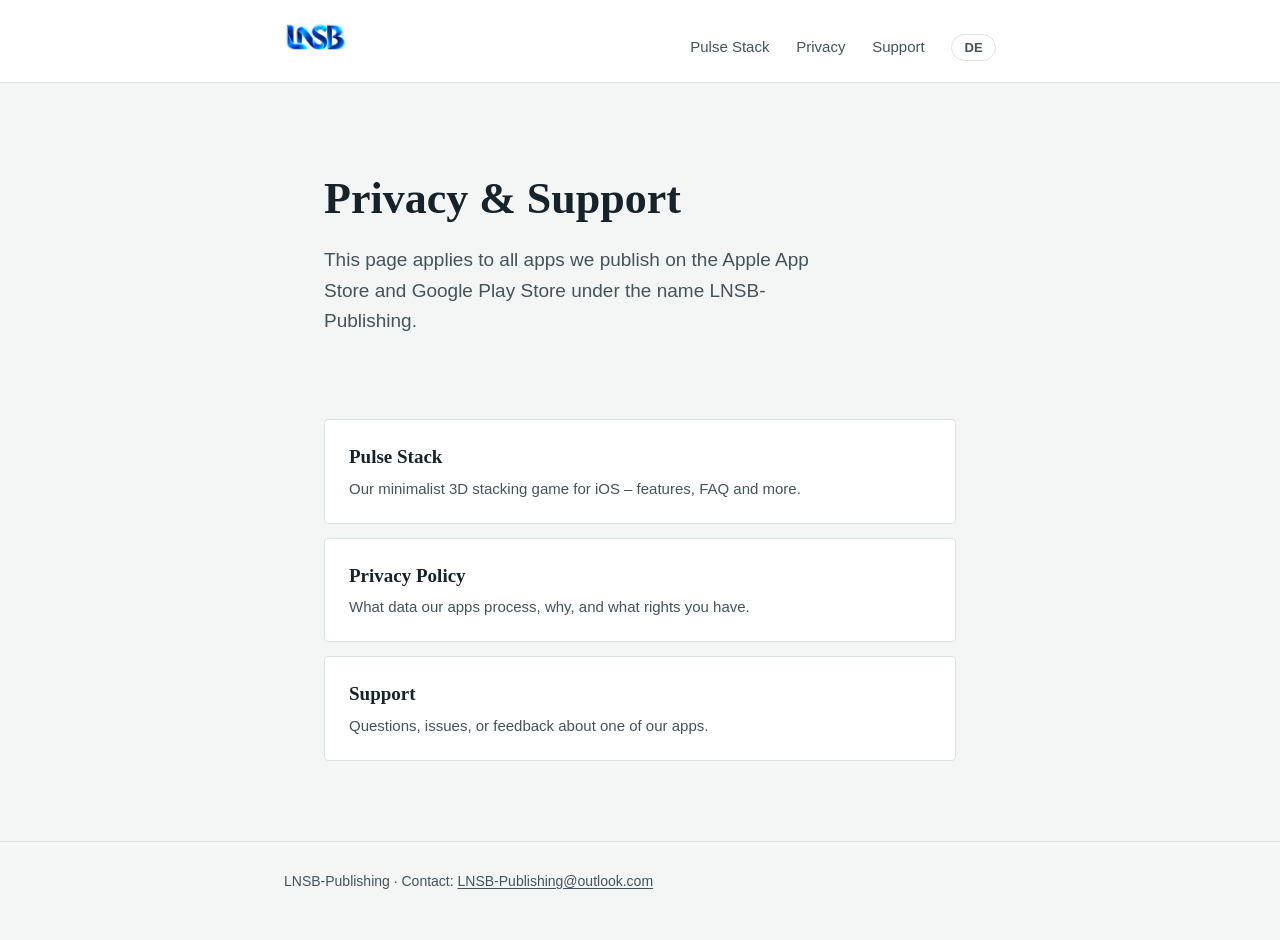
<file: index.html>
<!DOCTYPE html>
<html lang="en">
<head>
<meta charset="UTF-8">
<meta name="viewport" content="width=device-width, initial-scale=1">
<title>LNSB-Publishing – Privacy &amp; Support</title>
<meta name="description" content="Privacy policy and support for all apps by LNSB-Publishing.">
<link rel="icon" type="image/png" href="favicon.png">
<link rel="stylesheet" href="style.css">
</head>
<body>

<header class="site-header">
  <div class="wrap">
    <a class="wordmark" href="index.html"><img src="logo-lnsb.png" alt="LNSB-Publishing" height="30"></a>
    <nav class="site-nav">
      <a href="marketing.html">Pulse Stack</a>
      <a href="privacy.html">Privacy</a>
      <a href="support.html">Support</a>
      <a class="lang-switch" href="de/index.html" hreflang="de">DE</a>
    </nav>
  </div>
</header>

<main>
  <div class="hero">
    <h1>Privacy &amp; Support</h1>
    <p>This page applies to all apps we publish on the Apple App Store and Google Play Store under the name LNSB-Publishing.</p>
  </div>

  <div class="links">
    <a class="link-tile" href="marketing.html">
      <div class="title">Pulse Stack</div>
      <div class="desc">Our minimalist 3D stacking game for iOS – features, FAQ and more.</div>
    </a>
    <a class="link-tile" href="privacy.html">
      <div class="title">Privacy Policy</div>
      <div class="desc">What data our apps process, why, and what rights you have.</div>
    </a>
    <a class="link-tile" href="support.html">
      <div class="title">Support</div>
      <div class="desc">Questions, issues, or feedback about one of our apps.</div>
    </a>
  </div>
</main>

<footer class="site-footer">
  <div class="wrap">
    LNSB-Publishing · Contact: <a href="mailto:LNSB-Publishing@outlook.com">LNSB-Publishing@outlook.com</a>
  </div>
</footer>

</body>
</html>
</file>
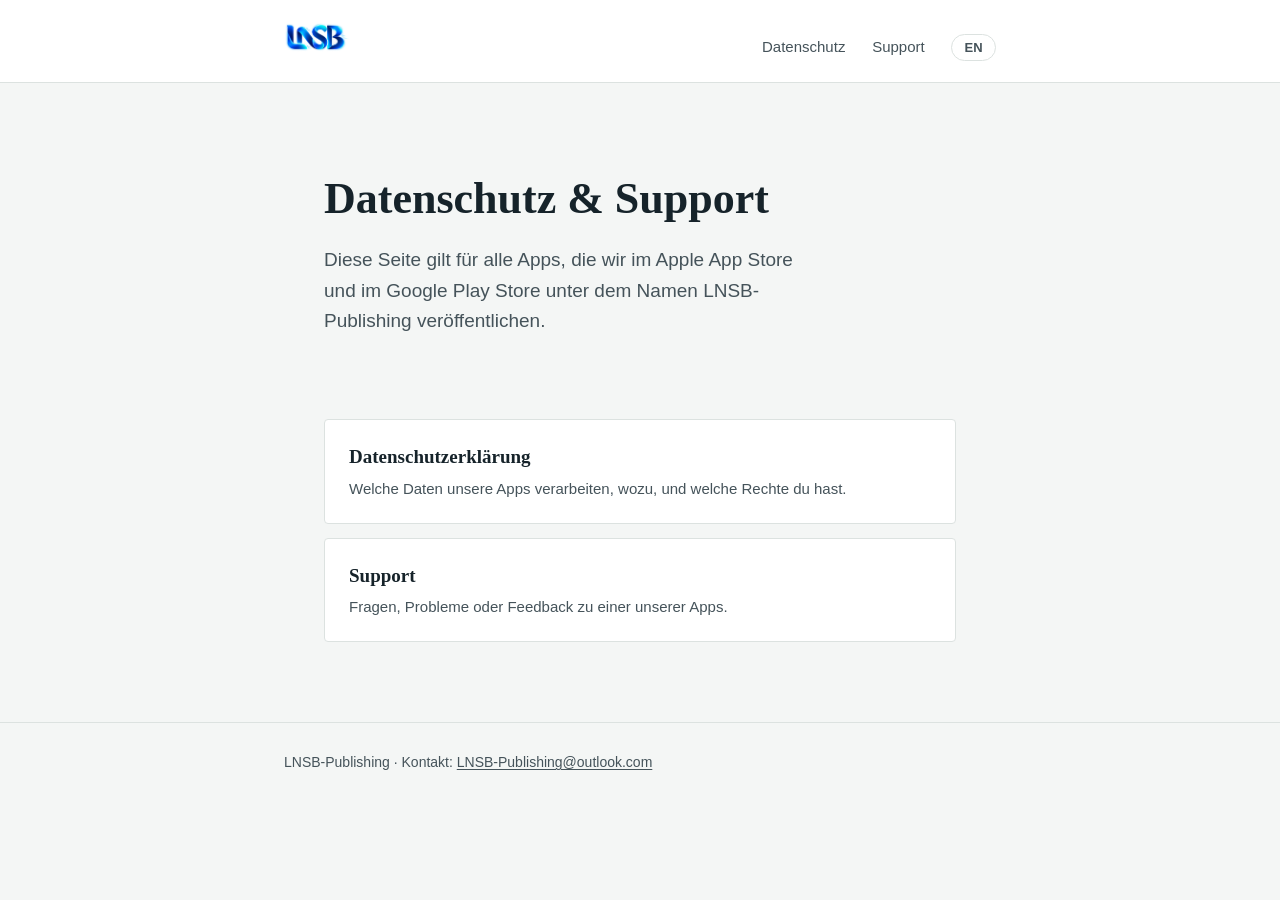
<file: de/index.html>
<!DOCTYPE html>
<html lang="de">
<head>
<meta charset="UTF-8">
<meta name="viewport" content="width=device-width, initial-scale=1">
<title>LNSB-Publishing – Datenschutz &amp; Support</title>
<meta name="description" content="Datenschutzerklärung und Support für alle Apps von LNSB-Publishing.">
<link rel="icon" type="image/png" href="../favicon.png">
<link rel="stylesheet" href="../style.css">
</head>
<body>

<header class="site-header">
  <div class="wrap">
    <a class="wordmark" href="index.html"><img src="../logo-lnsb.png" alt="LNSB-Publishing" height="30"></a>
    <nav class="site-nav">
      <a href="privacy.html">Datenschutz</a>
      <a href="support.html">Support</a>
      <a class="lang-switch" href="../index.html" hreflang="en">EN</a>
    </nav>
  </div>
</header>

<main>
  <div class="hero">
    <h1>Datenschutz &amp; Support</h1>
    <p>Diese Seite gilt für alle Apps, die wir im Apple App Store und im Google Play Store unter dem Namen LNSB-Publishing veröffentlichen.</p>
  </div>

  <div class="links">
    <a class="link-tile" href="privacy.html">
      <div class="title">Datenschutzerklärung</div>
      <div class="desc">Welche Daten unsere Apps verarbeiten, wozu, und welche Rechte du hast.</div>
    </a>
    <a class="link-tile" href="support.html">
      <div class="title">Support</div>
      <div class="desc">Fragen, Probleme oder Feedback zu einer unserer Apps.</div>
    </a>
  </div>
</main>

<footer class="site-footer">
  <div class="wrap">
    LNSB-Publishing · Kontakt: <a href="mailto:LNSB-Publishing@outlook.com">LNSB-Publishing@outlook.com</a>
  </div>
</footer>

</body>
</html>
</file>
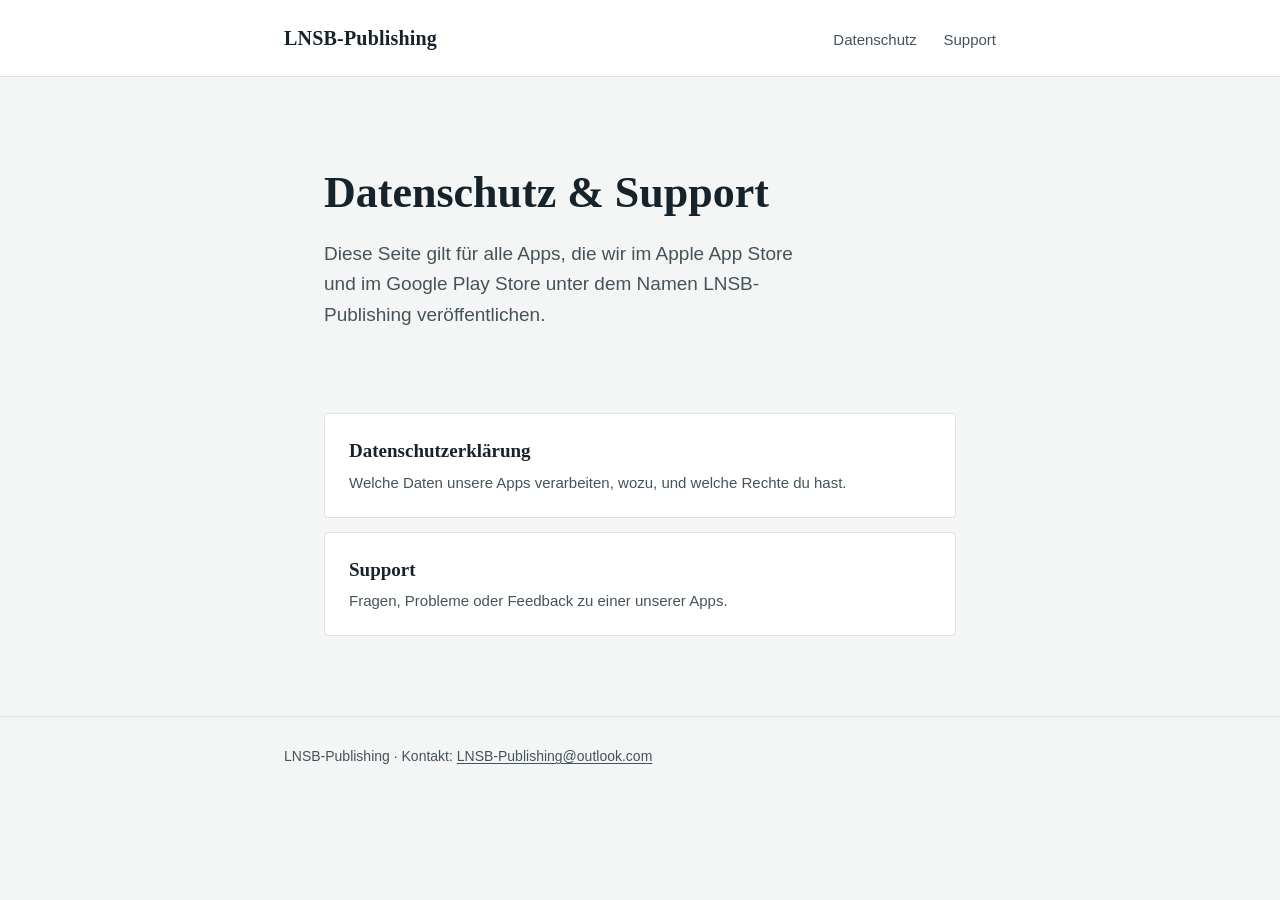
<file: Website LNSB/index.html>
<!DOCTYPE html>
<html lang="de">
<head>
<meta charset="UTF-8">
<meta name="viewport" content="width=device-width, initial-scale=1">
<title>LNSB-Publishing – Datenschutz &amp; Support</title>
<meta name="description" content="Datenschutzerklärung und Support für alle Apps von LNSB-Publishing.">
<link rel="icon" href="data:,">
<link rel="stylesheet" href="style.css">
</head>
<body>

<header class="site-header">
  <div class="wrap">
    <a class="wordmark" href="index.html">LNSB-Publishing</a>
    <nav class="site-nav">
      <a href="privacy.html">Datenschutz</a>
      <a href="support.html">Support</a>
    </nav>
  </div>
</header>

<main>
  <div class="hero">
    <h1>Datenschutz &amp; Support</h1>
    <p>Diese Seite gilt für alle Apps, die wir im Apple App Store und im Google Play Store unter dem Namen LNSB-Publishing veröffentlichen.</p>
  </div>

  <div class="links">
    <a class="link-tile" href="privacy.html">
      <div class="title">Datenschutzerklärung</div>
      <div class="desc">Welche Daten unsere Apps verarbeiten, wozu, und welche Rechte du hast.</div>
    </a>
    <a class="link-tile" href="support.html">
      <div class="title">Support</div>
      <div class="desc">Fragen, Probleme oder Feedback zu einer unserer Apps.</div>
    </a>
  </div>
</main>

<footer class="site-footer">
  <div class="wrap">
    LNSB-Publishing · Kontakt: <a href="mailto:LNSB-Publishing@outlook.com">LNSB-Publishing@outlook.com</a>
  </div>
</footer>

</body>
</html>
</file>
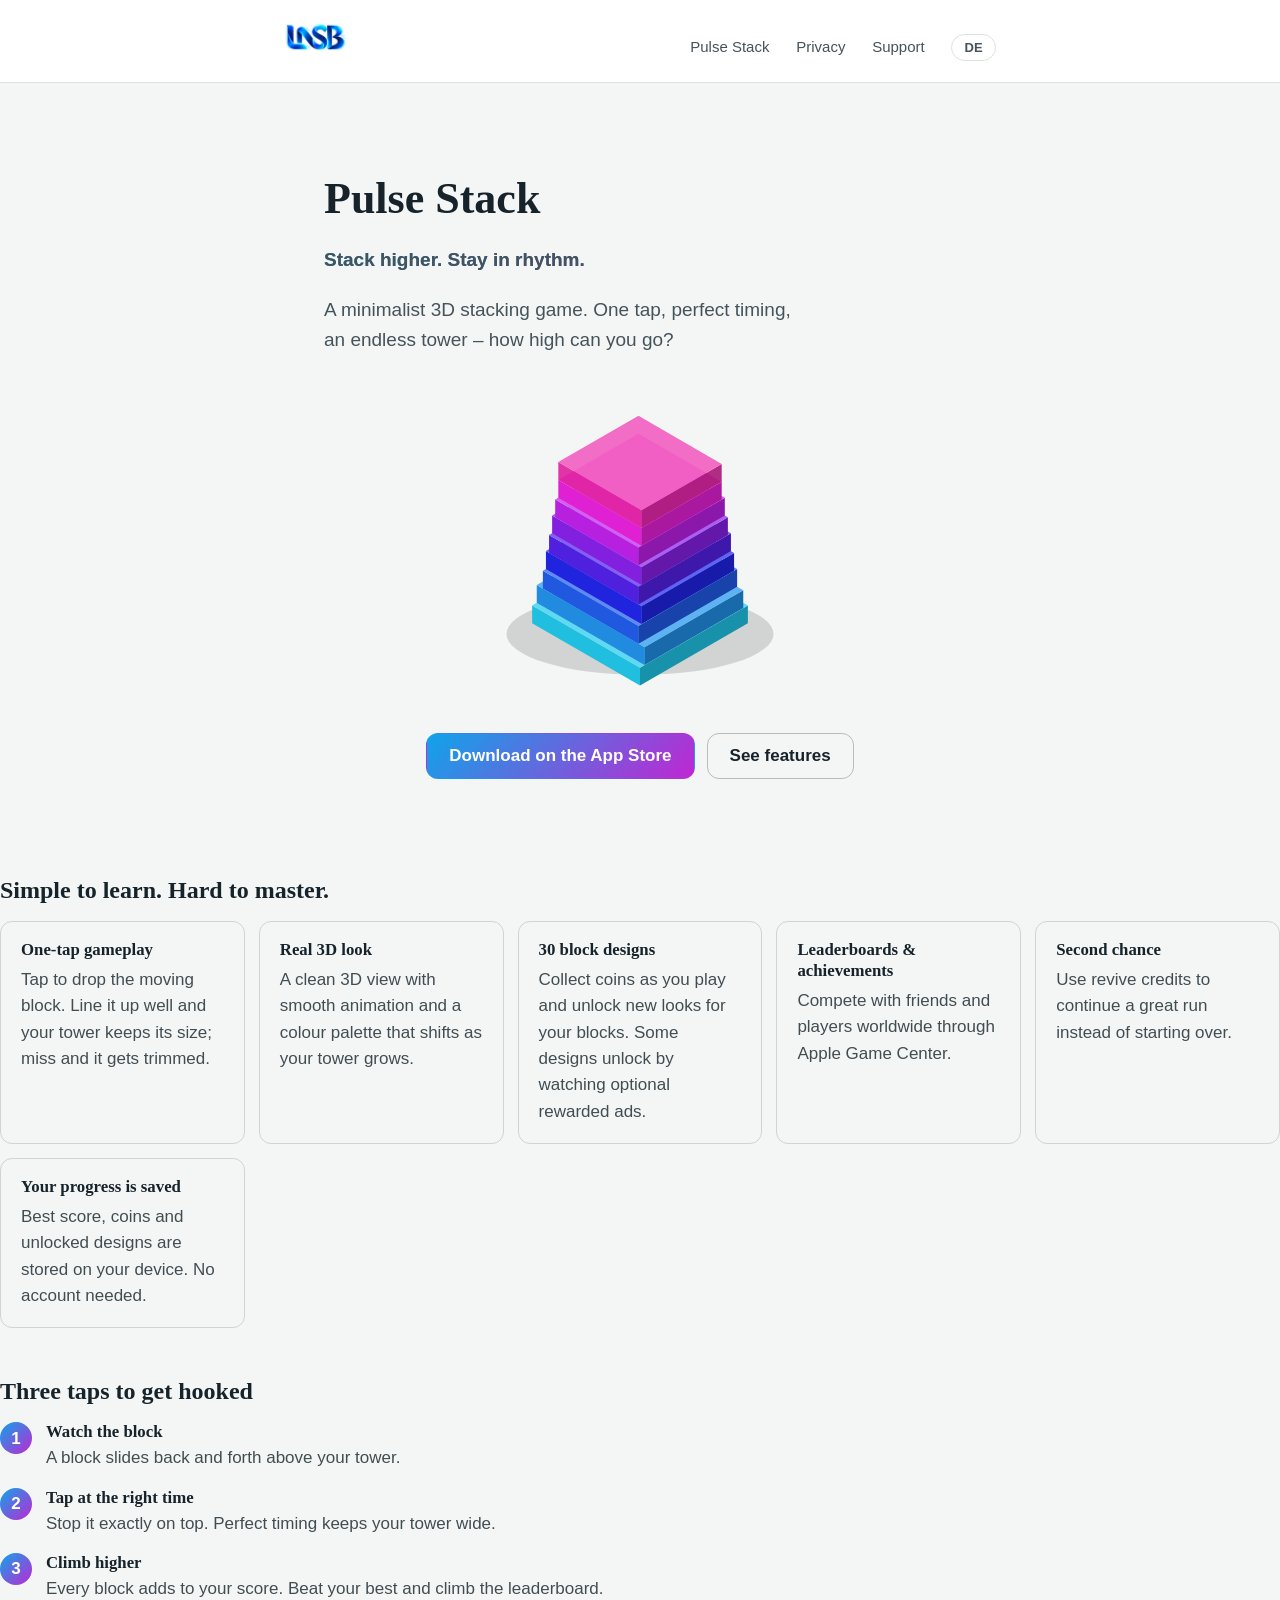
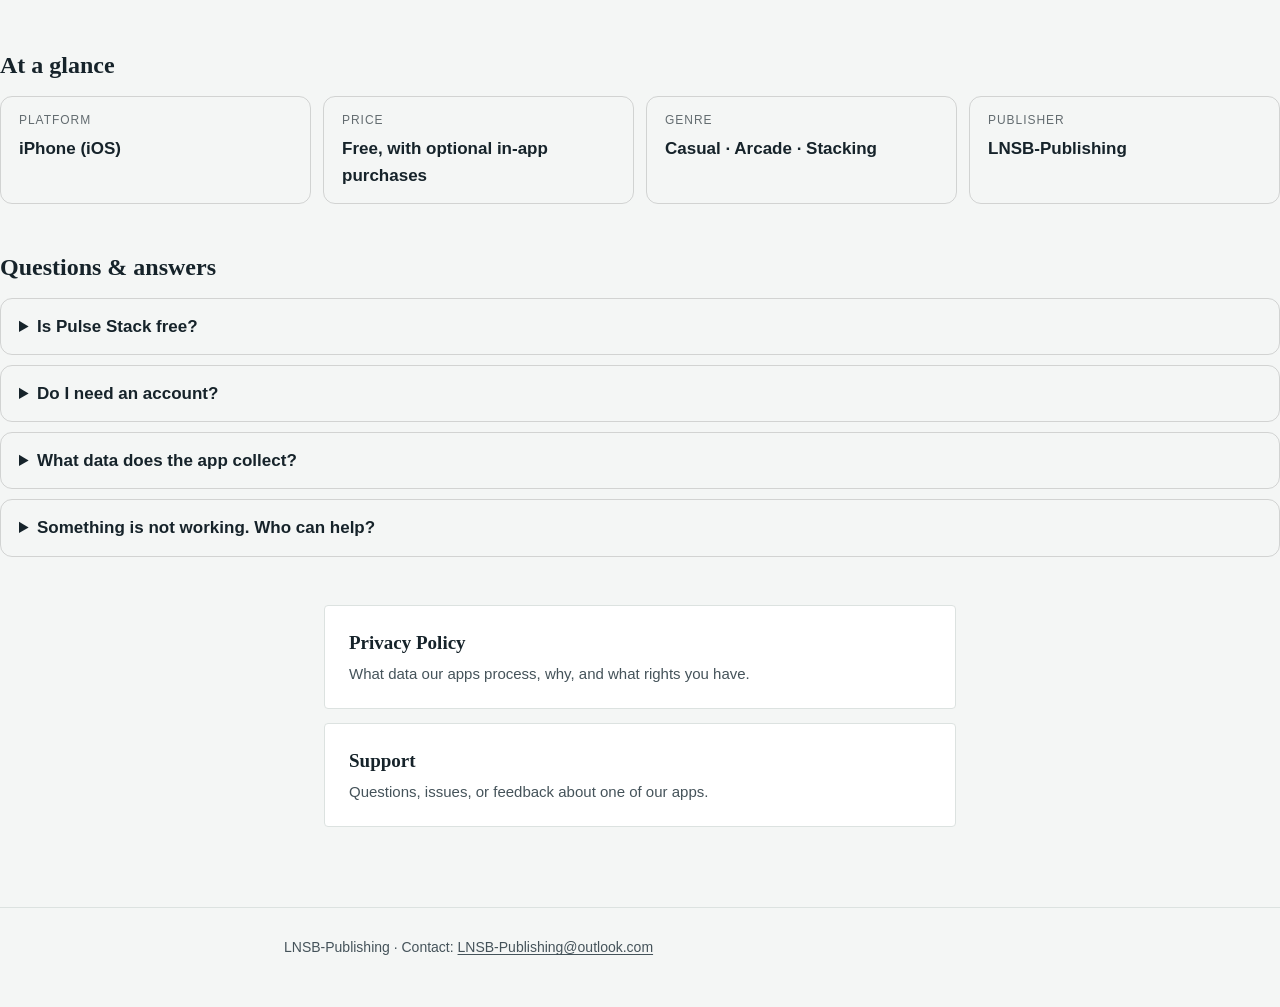
<file: marketing.html>
<!DOCTYPE html>
<html lang="en">
<head>
<meta charset="UTF-8">
<meta name="viewport" content="width=device-width, initial-scale=1">
<title>Pulse Stack – Minimalist 3D stacking game for iOS</title>
<meta name="description" content="Pulse Stack is a minimalist 3D stacking game for iOS. One tap, perfect timing, endless tower – with 30 block designs and Game Center leaderboards.">
<meta property="og:type" content="website">
<meta property="og:title" content="Pulse Stack – Minimalist 3D stacking game for iOS">
<meta property="og:description" content="Pulse Stack is a minimalist 3D stacking game for iOS. One tap, perfect timing, endless tower – with 30 block designs and Game Center leaderboards.">
<link rel="alternate" hreflang="de" href="de/marketing.html">
<link rel="icon" type="image/png" href="favicon.png">
<link rel="stylesheet" href="style.css">
<style>
  /* Pulse Stack page – additions on top of style.css (kept neutral so it follows the site's look) */
  .mk-art{display:flex;justify-content:center;margin:8px 0}
  .mk-stack{width:100%;max-width:340px;height:auto;overflow:visible}
  .mk-slider{animation:mk-slide 2.4s ease-in-out infinite alternate}
  @keyframes mk-slide{from{transform:translate(-32px,-18px)}to{transform:translate(32px,18px)}}
  @media (prefers-reduced-motion:reduce){.mk-slider{animation:none}}
  .mk-tagline{font-weight:700;font-size:1.25rem;background:linear-gradient(90deg,#0ea5e9,#c026d3);-webkit-background-clip:text;background-clip:text;color:transparent}
  .mk-actions{display:flex;flex-wrap:wrap;gap:12px;justify-content:center;margin:20px 0 8px}
  .mk-btn{display:inline-block;padding:12px 22px;border-radius:12px;font-weight:600;line-height:1.2;text-decoration:none;border:1px solid transparent}
  .mk-btn-primary{background:linear-gradient(135deg,#0ea5e9,#c026d3);color:#fff}
  .mk-btn-soon{border-color:rgba(128,128,128,.5);opacity:.85;cursor:default}
  .mk-btn-ghost{border-color:rgba(128,128,128,.5);color:inherit}
  .mk-section{margin-top:48px}
  .mk-section h2{margin:0 0 16px;font-size:1.5rem}
  .mk-grid{display:grid;grid-template-columns:repeat(auto-fit,minmax(220px,1fr));gap:14px}
  .mk-card,.mk-facts div,.mk-faq details{border:1px solid rgba(128,128,128,.3);border-radius:12px}
  .mk-card{padding:18px 20px}
  .mk-card h3{margin:0 0 6px;font-size:1.05rem}
  .mk-card p,.mk-steps p{margin:0;line-height:1.55;opacity:.8}
  .mk-steps{list-style:none;margin:0;padding:0;display:grid;gap:16px}
  .mk-steps li{display:flex;gap:14px;align-items:flex-start}
  .mk-steps h3{margin:0 0 2px;font-size:1.05rem}
  .mk-num{flex:none;width:32px;height:32px;border-radius:50%;display:inline-flex;align-items:center;justify-content:center;font-weight:700;color:#fff;background:linear-gradient(135deg,#0ea5e9,#c026d3)}
  .mk-facts{display:grid;grid-template-columns:repeat(auto-fit,minmax(200px,1fr));gap:12px;margin:0}
  .mk-facts div{padding:14px 18px}
  .mk-facts dt{font-size:.75rem;letter-spacing:.08em;text-transform:uppercase;opacity:.65;margin-bottom:4px}
  .mk-facts dd{margin:0;font-weight:600}
  .mk-faq details{margin-bottom:10px}
  .mk-faq summary{cursor:pointer;padding:14px 18px;font-weight:600}
  .mk-faq details p{margin:0;padding:0 18px 16px;line-height:1.55;opacity:.85}
</style>
</head>
<body>

<header class="site-header">
  <div class="wrap">
    <a class="wordmark" href="index.html"><img src="logo-lnsb.png" alt="LNSB-Publishing" height="30"></a>
    <nav class="site-nav">
      <a href="marketing.html">Pulse Stack</a>
      <a href="privacy.html">Privacy</a>
      <a href="support.html">Support</a>
      <a class="lang-switch" href="de/marketing.html" hreflang="de">DE</a>
    </nav>
  </div>
</header>

<main>
  <div class="hero">
    <h1>Pulse Stack</h1>
    <p class="mk-tagline">Stack higher. Stay in rhythm.</p>
    <p>A minimalist 3D stacking game. One tap, perfect timing, an endless tower – how high can you go?</p>
    <div class="mk-art"><svg class="mk-stack" viewBox="-191 -210 382 380" role="img" aria-label="Illustration of a colourful tower of stacked 3D blocks" xmlns="http://www.w3.org/2000/svg"><ellipse cx="0" cy="82" rx="150" ry="46" fill="#000" opacity=".14"/><g opacity="1.0" ><polygon points="-121.2,70.0 0.0,140.0 0.0,120.0 -121.2,50.0" fill="#20bfdf"/><polygon points="121.2,70.0 0.0,140.0 0.0,120.0 121.2,50.0" fill="#1891aa"/><polygon points="0.0,-20.0 121.2,50.0 0.0,120.0 -121.2,50.0" fill="#5fd9f2"/></g><g opacity="1.0" ><polygon points="-116.0,47.0 5.2,117.0 5.2,97.0 -116.0,27.0" fill="#208bdf"/><polygon points="116.0,53.0 5.2,117.0 5.2,97.0 116.0,33.0" fill="#186aaa"/><polygon points="-5.2,-37.0 116.0,33.0 5.2,97.0 -116.0,27.0" fill="#5fb2f2"/></g><g opacity="1.0" ><polygon points="-109.1,31.0 -1.7,93.0 -1.7,73.0 -109.1,11.0" fill="#2058df"/><polygon points="109.1,29.0 -1.7,93.0 -1.7,73.0 109.1,9.0" fill="#1843aa"/><polygon points="1.7,-53.0 109.1,9.0 -1.7,73.0 -109.1,11.0" fill="#5f8af2"/></g><g opacity="1.0" ><polygon points="-105.7,9.0 1.7,71.0 1.7,51.0 -105.7,-11.0" fill="#2024df"/><polygon points="105.7,11.0 1.7,71.0 1.7,51.0 105.7,-9.0" fill="#181baa"/><polygon points="-1.7,-71.0 105.7,-9.0 1.7,51.0 -105.7,-11.0" fill="#5f62f2"/></g><g opacity="1.0" ><polygon points="-102.2,-9.0 -1.7,49.0 -1.7,29.0 -102.2,-29.0" fill="#5020df"/><polygon points="102.2,-11.0 -1.7,49.0 -1.7,29.0 102.2,-31.0" fill="#3d18aa"/><polygon points="1.7,-89.0 102.2,-31.0 -1.7,29.0 -102.2,-29.0" fill="#835ff2"/></g><g opacity="1.0" ><polygon points="-98.7,-31.0 1.7,27.0 1.7,7.0 -98.7,-51.0" fill="#8320df"/><polygon points="98.7,-29.0 1.7,27.0 1.7,7.0 98.7,-49.0" fill="#6418aa"/><polygon points="-1.7,-107.0 98.7,-49.0 1.7,7.0 -98.7,-51.0" fill="#ab5ff2"/></g><g opacity="1.0" ><polygon points="-95.3,-49.0 -1.7,5.0 -1.7,-15.0 -95.3,-69.0" fill="#b720df"/><polygon points="95.3,-51.0 -1.7,5.0 -1.7,-15.0 95.3,-71.0" fill="#8b18aa"/><polygon points="1.7,-125.0 95.3,-71.0 -1.7,-15.0 -95.3,-69.0" fill="#d35ff2"/></g><g opacity="1.0" ><polygon points="-91.8,-71.0 1.7,-17.0 1.7,-37.0 -91.8,-91.0" fill="#df20d3"/><polygon points="91.8,-69.0 1.7,-17.0 1.7,-37.0 91.8,-89.0" fill="#aa18a0"/><polygon points="-1.7,-143.0 91.8,-89.0 1.7,-37.0 -91.8,-91.0" fill="#f25fe9"/></g><g class="mk-slider-wrap"><g opacity="0.9" class="mk-slider"><polygon points="-91.8,-91.0 1.7,-37.0 1.7,-57.0 -91.8,-111.0" fill="#df209f"/><polygon points="91.8,-89.0 1.7,-37.0 1.7,-57.0 91.8,-109.0" fill="#aa1879"/><polygon points="-1.7,-163.0 91.8,-109.0 1.7,-57.0 -91.8,-111.0" fill="#f25fc1"/></g></g></svg></div>
    <div class="mk-actions">
      <a class="mk-btn mk-btn-primary" href="https://apps.apple.com/ch/app/pulsestackgame/id6810396804" rel="noopener">Download on the App Store</a>
      <!-- WHEN THE APP IS LIVE: replace the line above with
      <a class="mk-btn mk-btn-primary" href="https://apps.apple.com/app/idYOUR_APP_ID" rel="noopener">Download on the App Store</a> -->
      <a class="mk-btn mk-btn-ghost" href="#features">See features</a>
    </div>
  </div>

  <section class="mk-section" id="features">
    <h2>Simple to learn. Hard to master.</h2>
    <div class="mk-grid">
      <div class="mk-card"><h3>One-tap gameplay</h3><p>Tap to drop the moving block. Line it up well and your tower keeps its size; miss and it gets trimmed.</p></div>
      <div class="mk-card"><h3>Real 3D look</h3><p>A clean 3D view with smooth animation and a colour palette that shifts as your tower grows.</p></div>
      <div class="mk-card"><h3>30 block designs</h3><p>Collect coins as you play and unlock new looks for your blocks. Some designs unlock by watching optional rewarded ads.</p></div>
      <div class="mk-card"><h3>Leaderboards &amp; achievements</h3><p>Compete with friends and players worldwide through Apple Game Center.</p></div>
      <div class="mk-card"><h3>Second chance</h3><p>Use revive credits to continue a great run instead of starting over.</p></div>
      <div class="mk-card"><h3>Your progress is saved</h3><p>Best score, coins and unlocked designs are stored on your device. No account needed.</p></div>
      </div>
  </section>

  <section class="mk-section">
    <h2>Three taps to get hooked</h2>
    <ol class="mk-steps">
      <li><span class="mk-num">1</span><div><h3>Watch the block</h3><p>A block slides back and forth above your tower.</p></div></li>
      <li><span class="mk-num">2</span><div><h3>Tap at the right time</h3><p>Stop it exactly on top. Perfect timing keeps your tower wide.</p></div></li>
      <li><span class="mk-num">3</span><div><h3>Climb higher</h3><p>Every block adds to your score. Beat your best and climb the leaderboard.</p></div></li>
      </ol>
  </section>

  <section class="mk-section">
    <h2>At a glance</h2>
    <dl class="mk-facts">
      <div><dt>Platform</dt><dd>iPhone (iOS)</dd></div>
      <div><dt>Price</dt><dd>Free, with optional in-app purchases</dd></div>
      <div><dt>Genre</dt><dd>Casual &middot; Arcade &middot; Stacking</dd></div>
      <div><dt>Publisher</dt><dd>LNSB-Publishing</dd></div>
      </dl>
  </section>

  <section class="mk-section">
    <h2>Questions &amp; answers</h2>
    <div class="mk-faq">
      <details><summary>Is Pulse Stack free?</summary><p>Yes. You can download and play for free. Optional in-app purchases let you remove ads or buy revive credits.</p></details>
      <details><summary>Do I need an account?</summary><p>No. Pulse Stack does not ask you to create an account. Apple Game Center is used for leaderboards and achievements.</p></details>
      <details><summary>What data does the app collect?</summary><p>Please read our <a href="privacy.html">privacy policy</a> for the full details.</p></details>
      <details><summary>Something is not working. Who can help?</summary><p>Visit our <a href="support.html">support page</a> or write to <a href="mailto:LNSB-Publishing@outlook.com">LNSB-Publishing@outlook.com</a>.</p></details>
      </div>
  </section>

  <section class="mk-section">
    <div class="links">
      <a class="link-tile" href="privacy.html">
        <div class="title">Privacy Policy</div>
        <div class="desc">What data our apps process, why, and what rights you have.</div>
      </a>
      <a class="link-tile" href="support.html">
        <div class="title">Support</div>
        <div class="desc">Questions, issues, or feedback about one of our apps.</div>
      </a>
    </div>
  </section>
</main>

<footer class="site-footer">
  <div class="wrap">
    LNSB-Publishing · Contact: <a href="mailto:LNSB-Publishing@outlook.com">LNSB-Publishing@outlook.com</a>
  </div>
</footer>

</body>
</html>
</file>
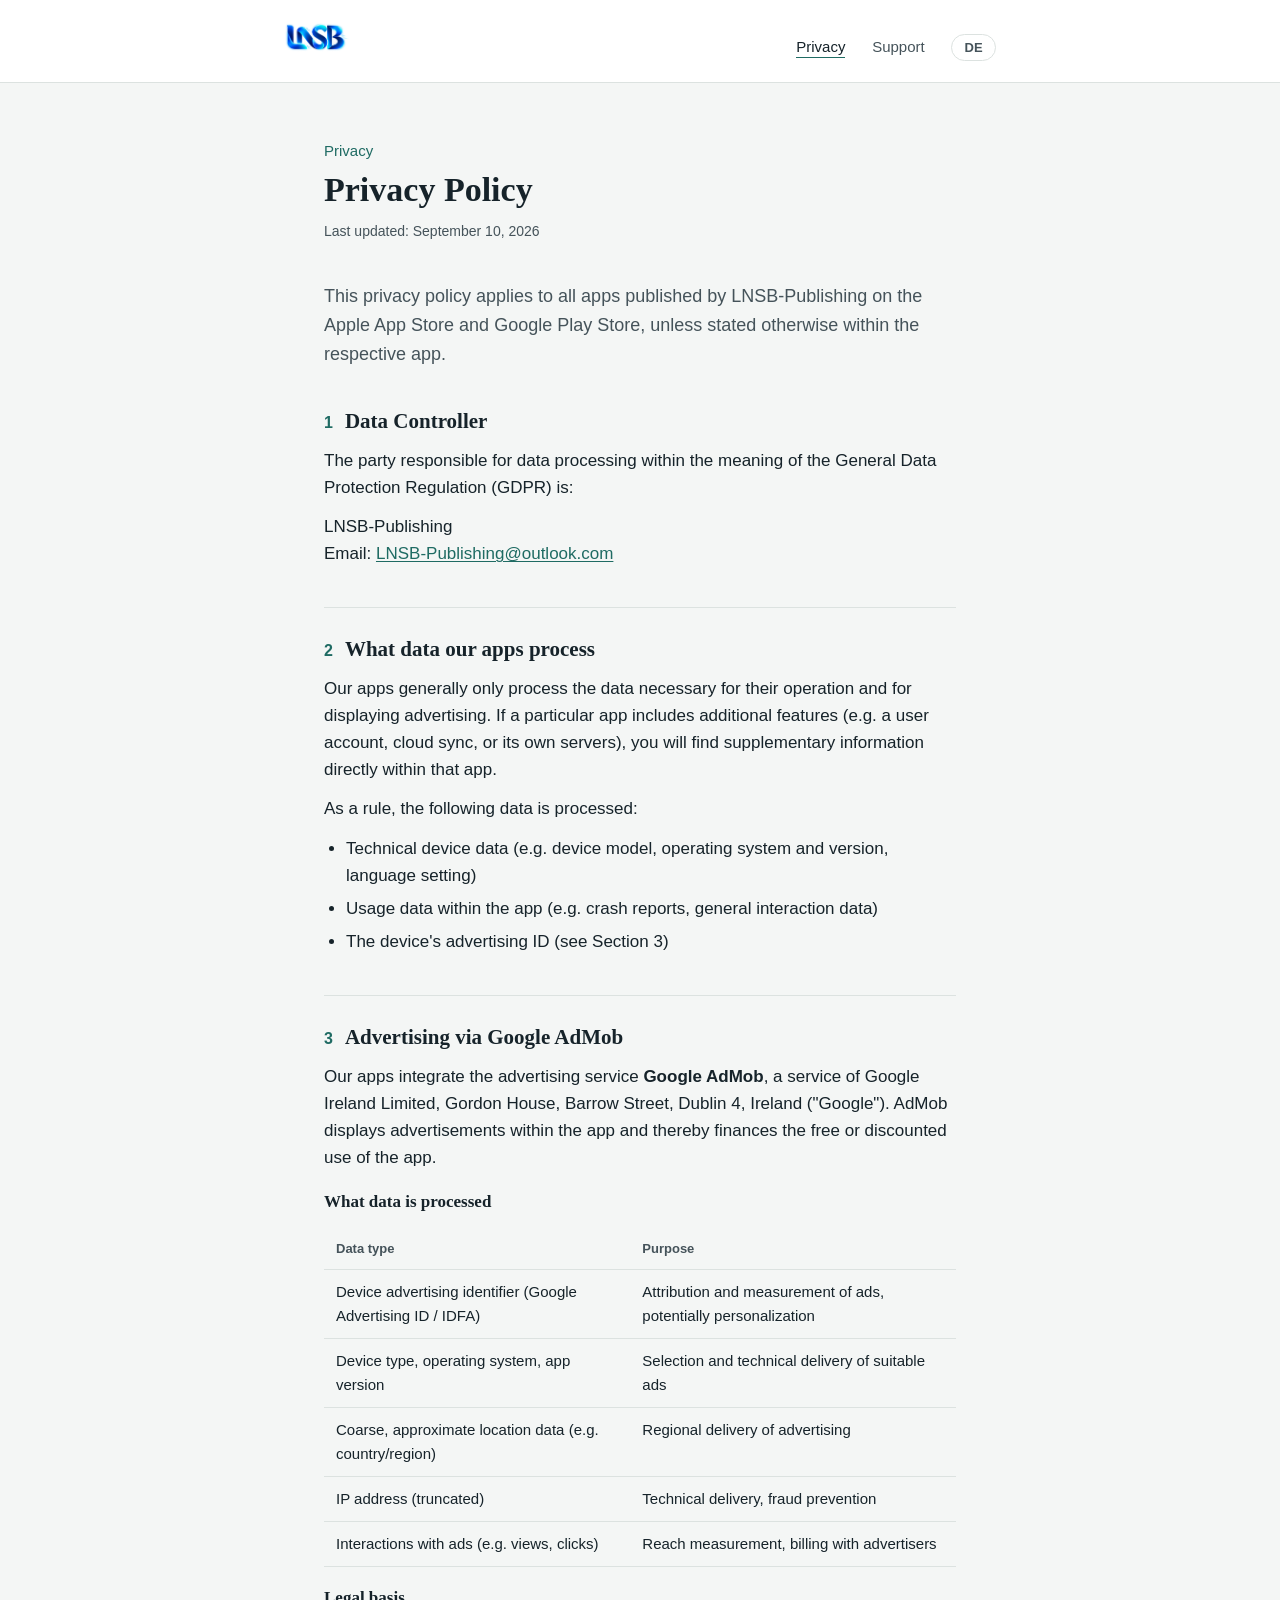
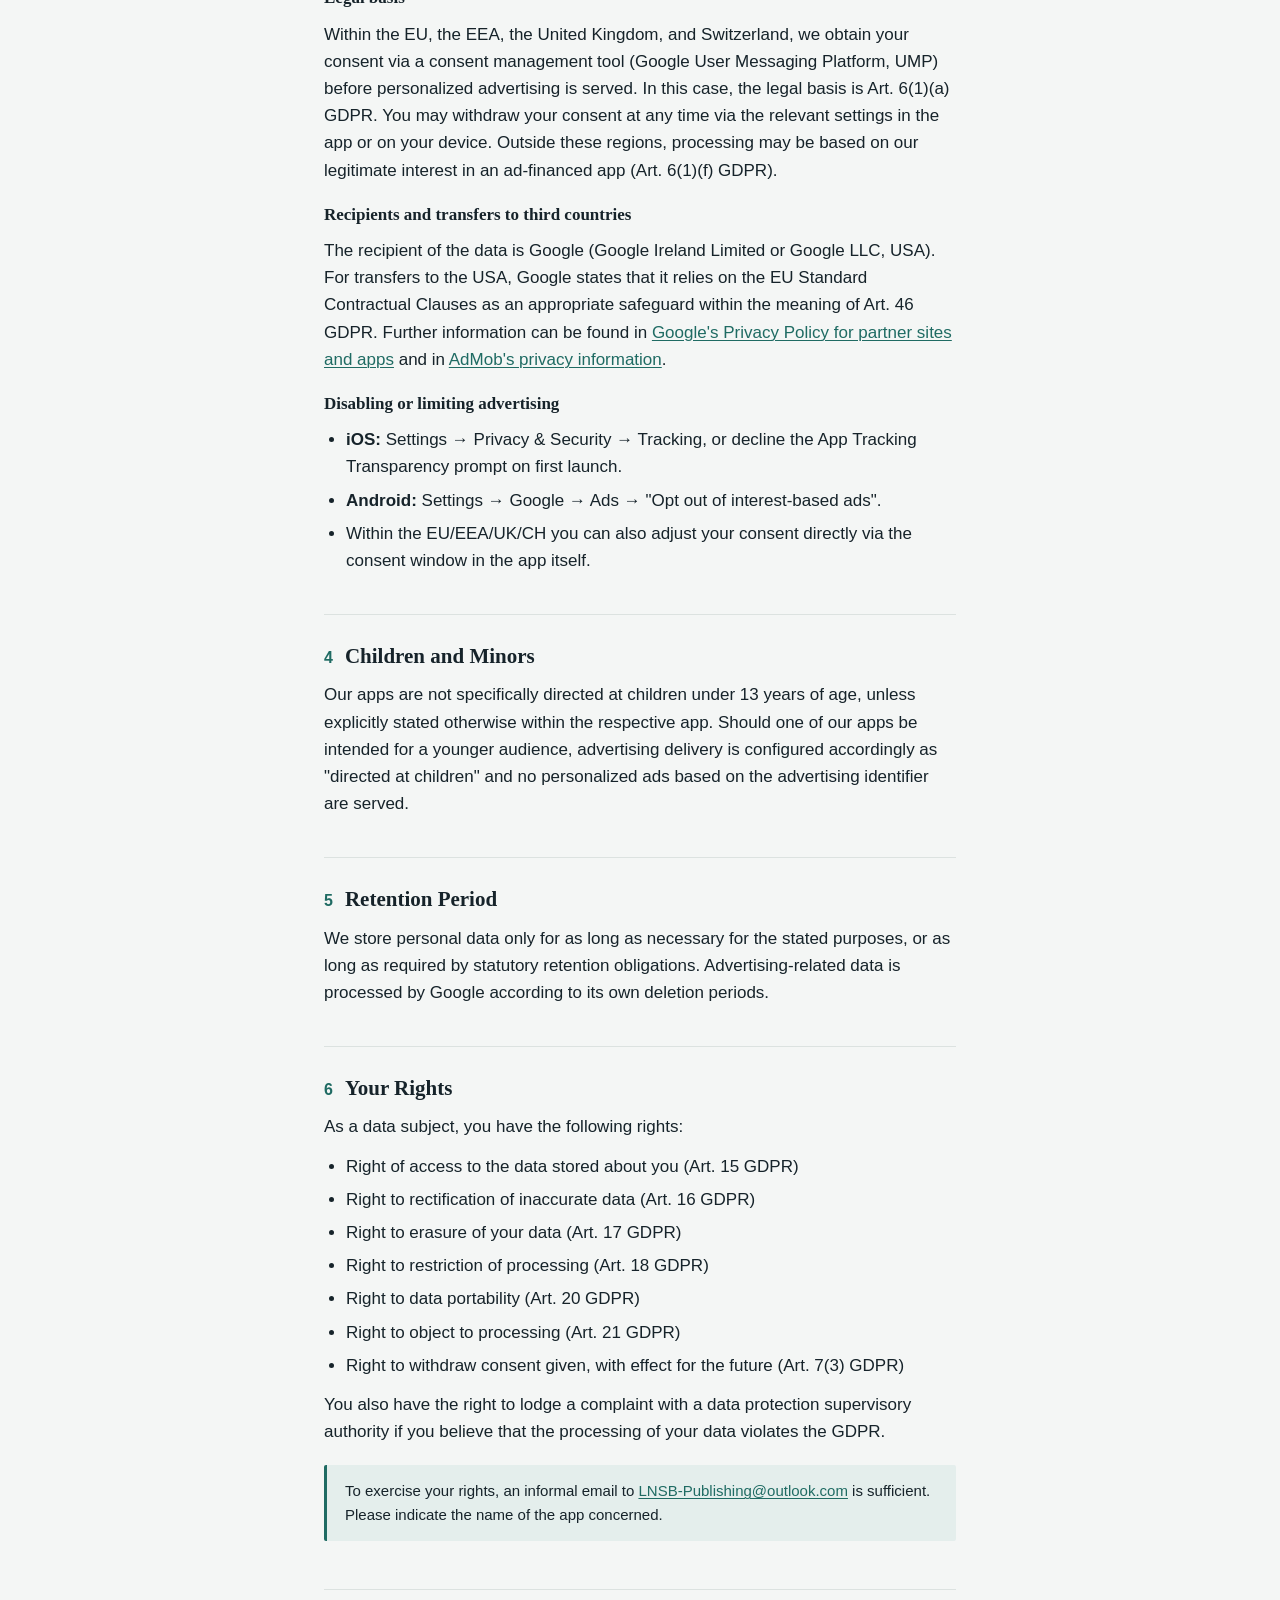
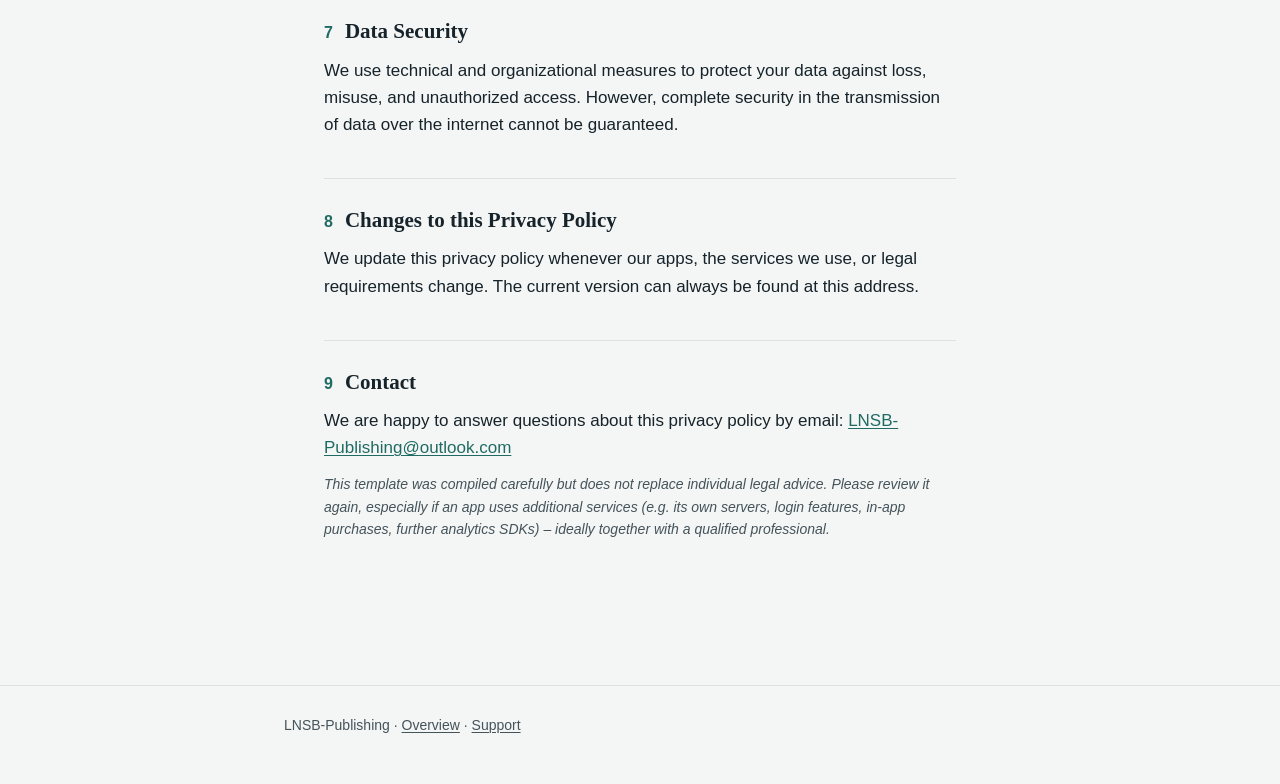
<file: privacy.html>
<!DOCTYPE html>
<html lang="en">
<head>
<meta charset="UTF-8">
<meta name="viewport" content="width=device-width, initial-scale=1">
<title>Privacy Policy – LNSB-Publishing</title>
<meta name="description" content="Privacy policy for the apps by LNSB-Publishing on the Apple App Store and Google Play Store.">
<link rel="icon" type="image/png" href="favicon.png">
<link rel="stylesheet" href="style.css">
</head>
<body>

<header class="site-header">
  <div class="wrap">
    <a class="wordmark" href="index.html"><img src="logo-lnsb.png" alt="LNSB-Publishing" height="30"></a>
    <nav class="site-nav">
      <a href="privacy.html" aria-current="page">Privacy</a>
      <a href="support.html">Support</a>
      <a class="lang-switch" href="de/privacy.html" hreflang="de">DE</a>
    </nav>
  </div>
</header>

<main class="doc">
  <p class="eyebrow">Privacy</p>
  <h1>Privacy Policy</h1>
  <p class="updated">Last updated: September 10, 2026</p>

  <p class="lede">This privacy policy applies to all apps published by LNSB-Publishing on the Apple App Store and Google Play Store, unless stated otherwise within the respective app.</p>

  <section>
    <h2><span class="num">1</span> Data Controller</h2>
    <p>The party responsible for data processing within the meaning of the General Data Protection Regulation (GDPR) is:</p>
    <p>
      LNSB-Publishing<br>
      Email: <a href="mailto:LNSB-Publishing@outlook.com">LNSB-Publishing@outlook.com</a>
    </p>
  </section>

  <section>
    <h2><span class="num">2</span> What data our apps process</h2>
    <p>Our apps generally only process the data necessary for their operation and for displaying advertising. If a particular app includes additional features (e.g. a user account, cloud sync, or its own servers), you will find supplementary information directly within that app.</p>
    <p>As a rule, the following data is processed:</p>
    <ul>
      <li>Technical device data (e.g. device model, operating system and version, language setting)</li>
      <li>Usage data within the app (e.g. crash reports, general interaction data)</li>
      <li>The device's advertising ID (see Section 3)</li>
    </ul>
  </section>

  <section>
    <h2><span class="num">3</span> Advertising via Google AdMob</h2>
    <p>Our apps integrate the advertising service <strong>Google AdMob</strong>, a service of Google Ireland Limited, Gordon House, Barrow Street, Dublin 4, Ireland ("Google"). AdMob displays advertisements within the app and thereby finances the free or discounted use of the app.</p>

    <h3>What data is processed</h3>
    <table class="data-table">
      <tr><th>Data type</th><th>Purpose</th></tr>
      <tr><td>Device advertising identifier (Google Advertising ID / IDFA)</td><td>Attribution and measurement of ads, potentially personalization</td></tr>
      <tr><td>Device type, operating system, app version</td><td>Selection and technical delivery of suitable ads</td></tr>
      <tr><td>Coarse, approximate location data (e.g. country/region)</td><td>Regional delivery of advertising</td></tr>
      <tr><td>IP address (truncated)</td><td>Technical delivery, fraud prevention</td></tr>
      <tr><td>Interactions with ads (e.g. views, clicks)</td><td>Reach measurement, billing with advertisers</td></tr>
    </table>

    <h3>Legal basis</h3>
    <p>Within the EU, the EEA, the United Kingdom, and Switzerland, we obtain your consent via a consent management tool (Google User Messaging Platform, UMP) before personalized advertising is served. In this case, the legal basis is Art. 6(1)(a) GDPR. You may withdraw your consent at any time via the relevant settings in the app or on your device. Outside these regions, processing may be based on our legitimate interest in an ad-financed app (Art. 6(1)(f) GDPR).</p>

    <h3>Recipients and transfers to third countries</h3>
    <p>The recipient of the data is Google (Google Ireland Limited or Google LLC, USA). For transfers to the USA, Google states that it relies on the EU Standard Contractual Clauses as an appropriate safeguard within the meaning of Art. 46 GDPR. Further information can be found in <a href="https://policies.google.com/technologies/partner-sites" target="_blank" rel="noopener">Google's Privacy Policy for partner sites and apps</a> and in <a href="https://support.google.com/admob/answer/6128543" target="_blank" rel="noopener">AdMob's privacy information</a>.</p>

    <h3>Disabling or limiting advertising</h3>
    <ul>
      <li><strong>iOS:</strong> Settings → Privacy &amp; Security → Tracking, or decline the App Tracking Transparency prompt on first launch.</li>
      <li><strong>Android:</strong> Settings → Google → Ads → "Opt out of interest-based ads".</li>
      <li>Within the EU/EEA/UK/CH you can also adjust your consent directly via the consent window in the app itself.</li>
    </ul>
  </section>

  <section>
    <h2><span class="num">4</span> Children and Minors</h2>
    <p>Our apps are not specifically directed at children under 13 years of age, unless explicitly stated otherwise within the respective app. Should one of our apps be intended for a younger audience, advertising delivery is configured accordingly as "directed at children" and no personalized ads based on the advertising identifier are served.</p>
  </section>

  <section>
    <h2><span class="num">5</span> Retention Period</h2>
    <p>We store personal data only for as long as necessary for the stated purposes, or as long as required by statutory retention obligations. Advertising-related data is processed by Google according to its own deletion periods.</p>
  </section>

  <section>
    <h2><span class="num">6</span> Your Rights</h2>
    <p>As a data subject, you have the following rights:</p>
    <ul>
      <li>Right of access to the data stored about you (Art. 15 GDPR)</li>
      <li>Right to rectification of inaccurate data (Art. 16 GDPR)</li>
      <li>Right to erasure of your data (Art. 17 GDPR)</li>
      <li>Right to restriction of processing (Art. 18 GDPR)</li>
      <li>Right to data portability (Art. 20 GDPR)</li>
      <li>Right to object to processing (Art. 21 GDPR)</li>
      <li>Right to withdraw consent given, with effect for the future (Art. 7(3) GDPR)</li>
    </ul>
    <p>You also have the right to lodge a complaint with a data protection supervisory authority if you believe that the processing of your data violates the GDPR.</p>
    <div class="callout">To exercise your rights, an informal email to <a href="mailto:LNSB-Publishing@outlook.com">LNSB-Publishing@outlook.com</a> is sufficient. Please indicate the name of the app concerned.</div>
  </section>

  <section>
    <h2><span class="num">7</span> Data Security</h2>
    <p>We use technical and organizational measures to protect your data against loss, misuse, and unauthorized access. However, complete security in the transmission of data over the internet cannot be guaranteed.</p>
  </section>

  <section>
    <h2><span class="num">8</span> Changes to this Privacy Policy</h2>
    <p>We update this privacy policy whenever our apps, the services we use, or legal requirements change. The current version can always be found at this address.</p>
  </section>

  <section>
    <h2><span class="num">9</span> Contact</h2>
    <p>We are happy to answer questions about this privacy policy by email: <a href="mailto:LNSB-Publishing@outlook.com">LNSB-Publishing@outlook.com</a></p>
    <p class="note">This template was compiled carefully but does not replace individual legal advice. Please review it again, especially if an app uses additional services (e.g. its own servers, login features, in-app purchases, further analytics SDKs) – ideally together with a qualified professional.</p>
  </section>
</main>

<footer class="site-footer">
  <div class="wrap">
    LNSB-Publishing · <a href="index.html">Overview</a> · <a href="support.html">Support</a>
  </div>
</footer>

</body>
</html>
</file>
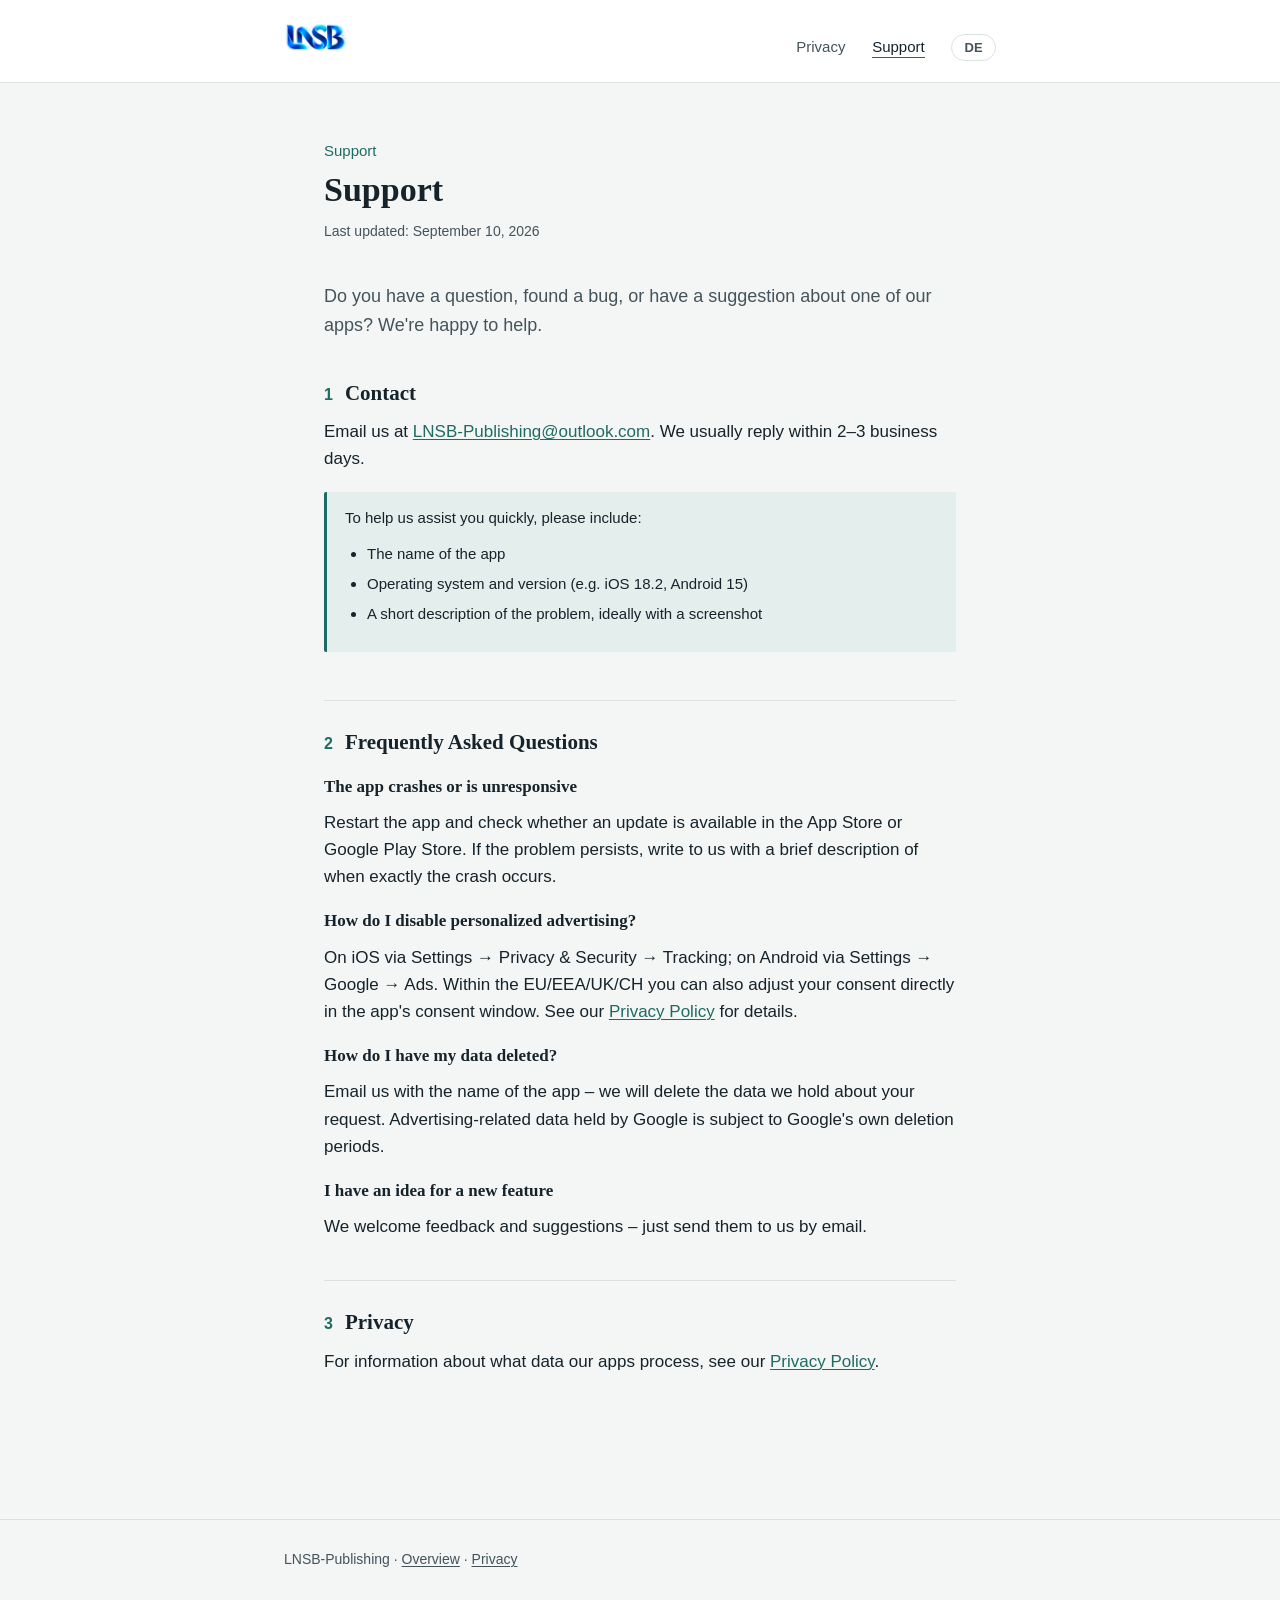
<file: support.html>
<!DOCTYPE html>
<html lang="en">
<head>
<meta charset="UTF-8">
<meta name="viewport" content="width=device-width, initial-scale=1">
<title>Support – LNSB-Publishing</title>
<meta name="description" content="Support for all apps by LNSB-Publishing on the Apple App Store and Google Play Store.">
<link rel="icon" type="image/png" href="favicon.png">
<link rel="stylesheet" href="style.css">
</head>
<body>

<header class="site-header">
  <div class="wrap">
    <a class="wordmark" href="index.html"><img src="logo-lnsb.png" alt="LNSB-Publishing" height="30"></a>
    <nav class="site-nav">
      <a href="privacy.html">Privacy</a>
      <a href="support.html" aria-current="page">Support</a>
      <a class="lang-switch" href="de/support.html" hreflang="de">DE</a>
    </nav>
  </div>
</header>

<main class="doc">
  <p class="eyebrow">Support</p>
  <h1>Support</h1>
  <p class="updated">Last updated: September 10, 2026</p>

  <p class="lede">Do you have a question, found a bug, or have a suggestion about one of our apps? We're happy to help.</p>

  <section>
    <h2><span class="num">1</span> Contact</h2>
    <p>Email us at <a href="mailto:LNSB-Publishing@outlook.com">LNSB-Publishing@outlook.com</a>. We usually reply within 2–3 business days.</p>
    <div class="callout">
      To help us assist you quickly, please include:
      <ul>
        <li>The name of the app</li>
        <li>Operating system and version (e.g. iOS 18.2, Android 15)</li>
        <li>A short description of the problem, ideally with a screenshot</li>
      </ul>
    </div>
  </section>

  <section>
    <h2><span class="num">2</span> Frequently Asked Questions</h2>

    <h3>The app crashes or is unresponsive</h3>
    <p>Restart the app and check whether an update is available in the App Store or Google Play Store. If the problem persists, write to us with a brief description of when exactly the crash occurs.</p>

    <h3>How do I disable personalized advertising?</h3>
    <p>On iOS via Settings → Privacy &amp; Security → Tracking; on Android via Settings → Google → Ads. Within the EU/EEA/UK/CH you can also adjust your consent directly in the app's consent window. See our <a href="privacy.html">Privacy Policy</a> for details.</p>

    <h3>How do I have my data deleted?</h3>
    <p>Email us with the name of the app – we will delete the data we hold about your request. Advertising-related data held by Google is subject to Google's own deletion periods.</p>

    <h3>I have an idea for a new feature</h3>
    <p>We welcome feedback and suggestions – just send them to us by email.</p>
  </section>

  <section>
    <h2><span class="num">3</span> Privacy</h2>
    <p>For information about what data our apps process, see our <a href="privacy.html">Privacy Policy</a>.</p>
  </section>
</main>

<footer class="site-footer">
  <div class="wrap">
    LNSB-Publishing · <a href="index.html">Overview</a> · <a href="privacy.html">Privacy</a>
  </div>
</footer>

</body>
</html>
</file>
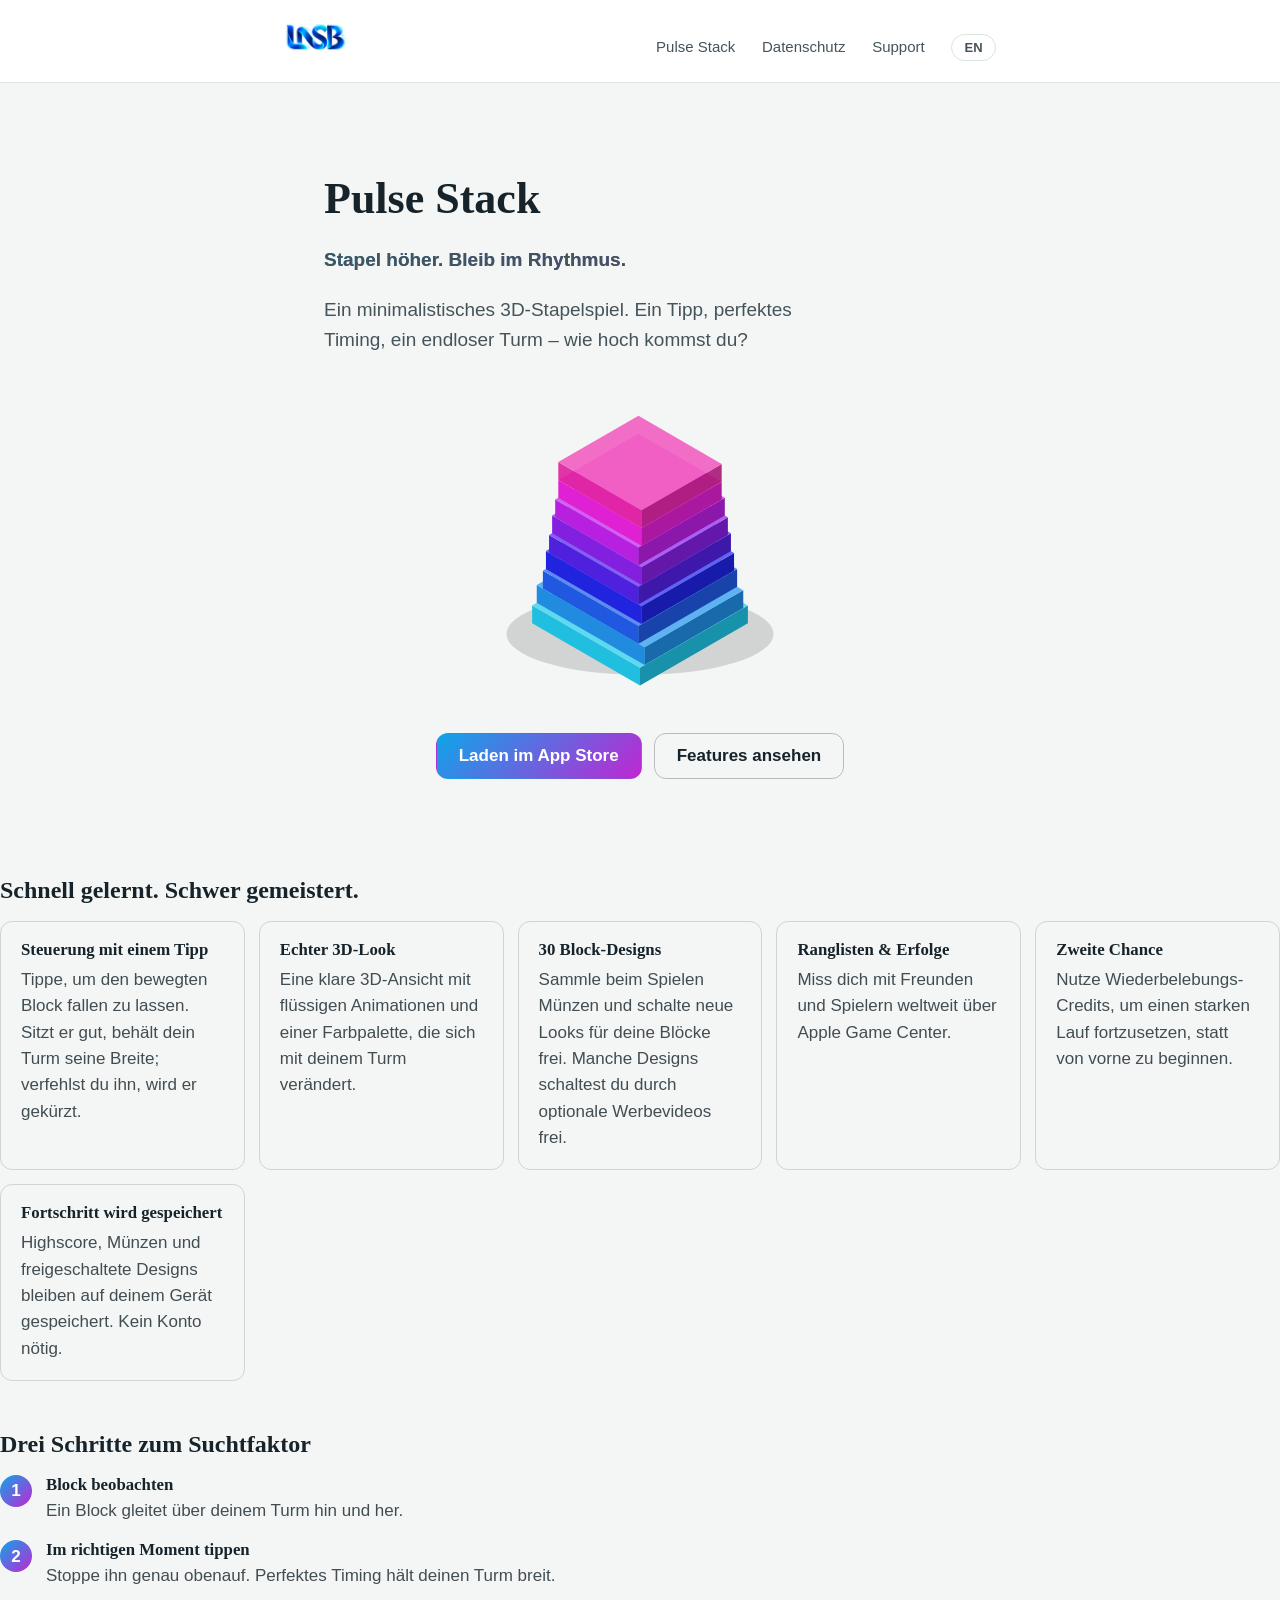
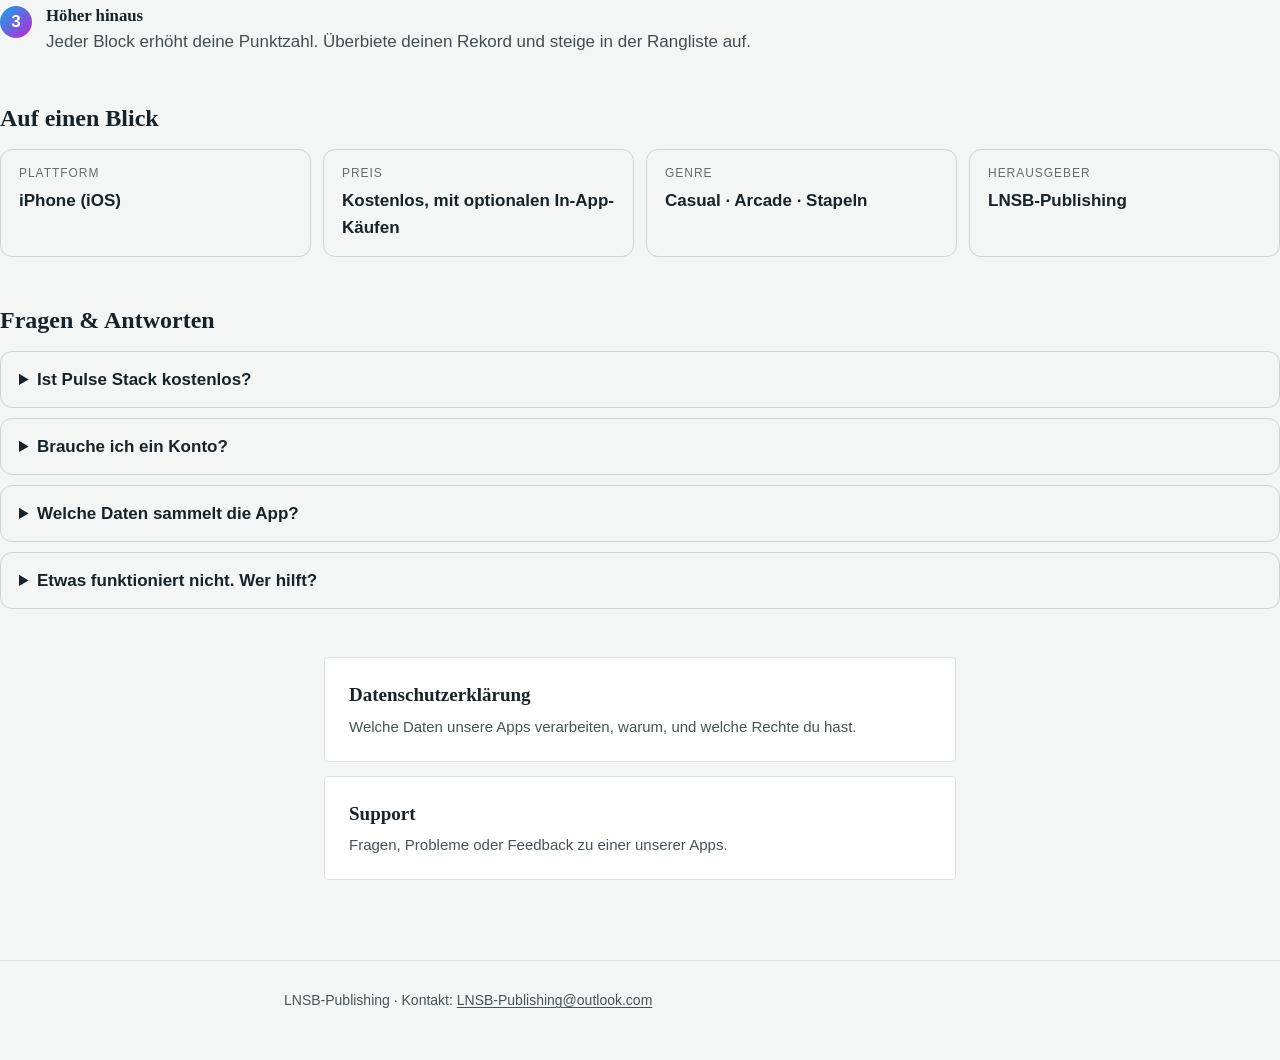
<file: de/marketing.html>
<!DOCTYPE html>
<html lang="de">
<head>
<meta charset="UTF-8">
<meta name="viewport" content="width=device-width, initial-scale=1">
<title>Pulse Stack – Minimalistisches 3D-Stapelspiel für iOS</title>
<meta name="description" content="Pulse Stack ist ein minimalistisches 3D-Stapelspiel für iOS. Ein Tipp, perfektes Timing, endloser Turm – mit 30 Block-Designs und Game-Center-Ranglisten.">
<meta property="og:type" content="website">
<meta property="og:title" content="Pulse Stack – Minimalistisches 3D-Stapelspiel für iOS">
<meta property="og:description" content="Pulse Stack ist ein minimalistisches 3D-Stapelspiel für iOS. Ein Tipp, perfektes Timing, endloser Turm – mit 30 Block-Designs und Game-Center-Ranglisten.">
<link rel="alternate" hreflang="en" href="../marketing.html">
<link rel="icon" type="image/png" href="../favicon.png">
<link rel="stylesheet" href="../style.css">
<style>
  /* Pulse Stack page – additions on top of style.css (kept neutral so it follows the site's look) */
  .mk-art{display:flex;justify-content:center;margin:8px 0}
  .mk-stack{width:100%;max-width:340px;height:auto;overflow:visible}
  .mk-slider{animation:mk-slide 2.4s ease-in-out infinite alternate}
  @keyframes mk-slide{from{transform:translate(-32px,-18px)}to{transform:translate(32px,18px)}}
  @media (prefers-reduced-motion:reduce){.mk-slider{animation:none}}
  .mk-tagline{font-weight:700;font-size:1.25rem;background:linear-gradient(90deg,#0ea5e9,#c026d3);-webkit-background-clip:text;background-clip:text;color:transparent}
  .mk-actions{display:flex;flex-wrap:wrap;gap:12px;justify-content:center;margin:20px 0 8px}
  .mk-btn{display:inline-block;padding:12px 22px;border-radius:12px;font-weight:600;line-height:1.2;text-decoration:none;border:1px solid transparent}
  .mk-btn-primary{background:linear-gradient(135deg,#0ea5e9,#c026d3);color:#fff}
  .mk-btn-soon{border-color:rgba(128,128,128,.5);opacity:.85;cursor:default}
  .mk-btn-ghost{border-color:rgba(128,128,128,.5);color:inherit}
  .mk-section{margin-top:48px}
  .mk-section h2{margin:0 0 16px;font-size:1.5rem}
  .mk-grid{display:grid;grid-template-columns:repeat(auto-fit,minmax(220px,1fr));gap:14px}
  .mk-card,.mk-facts div,.mk-faq details{border:1px solid rgba(128,128,128,.3);border-radius:12px}
  .mk-card{padding:18px 20px}
  .mk-card h3{margin:0 0 6px;font-size:1.05rem}
  .mk-card p,.mk-steps p{margin:0;line-height:1.55;opacity:.8}
  .mk-steps{list-style:none;margin:0;padding:0;display:grid;gap:16px}
  .mk-steps li{display:flex;gap:14px;align-items:flex-start}
  .mk-steps h3{margin:0 0 2px;font-size:1.05rem}
  .mk-num{flex:none;width:32px;height:32px;border-radius:50%;display:inline-flex;align-items:center;justify-content:center;font-weight:700;color:#fff;background:linear-gradient(135deg,#0ea5e9,#c026d3)}
  .mk-facts{display:grid;grid-template-columns:repeat(auto-fit,minmax(200px,1fr));gap:12px;margin:0}
  .mk-facts div{padding:14px 18px}
  .mk-facts dt{font-size:.75rem;letter-spacing:.08em;text-transform:uppercase;opacity:.65;margin-bottom:4px}
  .mk-facts dd{margin:0;font-weight:600}
  .mk-faq details{margin-bottom:10px}
  .mk-faq summary{cursor:pointer;padding:14px 18px;font-weight:600}
  .mk-faq details p{margin:0;padding:0 18px 16px;line-height:1.55;opacity:.85}
</style>
</head>
<body>

<header class="site-header">
  <div class="wrap">
    <a class="wordmark" href="index.html"><img src="../logo-lnsb.png" alt="LNSB-Publishing" height="30"></a>
    <nav class="site-nav">
      <a href="marketing.html">Pulse Stack</a>
      <a href="privacy.html">Datenschutz</a>
      <a href="support.html">Support</a>
      <a class="lang-switch" href="../marketing.html" hreflang="en">EN</a>
    </nav>
  </div>
</header>

<main>
  <div class="hero">
    <h1>Pulse Stack</h1>
    <p class="mk-tagline">Stapel höher. Bleib im Rhythmus.</p>
    <p>Ein minimalistisches 3D-Stapelspiel. Ein Tipp, perfektes Timing, ein endloser Turm – wie hoch kommst du?</p>
    <div class="mk-art"><svg class="mk-stack" viewBox="-191 -210 382 380" role="img" aria-label="Illustration eines bunten Turms aus gestapelten 3D-Blöcken" xmlns="http://www.w3.org/2000/svg"><ellipse cx="0" cy="82" rx="150" ry="46" fill="#000" opacity=".14"/><g opacity="1.0" ><polygon points="-121.2,70.0 0.0,140.0 0.0,120.0 -121.2,50.0" fill="#20bfdf"/><polygon points="121.2,70.0 0.0,140.0 0.0,120.0 121.2,50.0" fill="#1891aa"/><polygon points="0.0,-20.0 121.2,50.0 0.0,120.0 -121.2,50.0" fill="#5fd9f2"/></g><g opacity="1.0" ><polygon points="-116.0,47.0 5.2,117.0 5.2,97.0 -116.0,27.0" fill="#208bdf"/><polygon points="116.0,53.0 5.2,117.0 5.2,97.0 116.0,33.0" fill="#186aaa"/><polygon points="-5.2,-37.0 116.0,33.0 5.2,97.0 -116.0,27.0" fill="#5fb2f2"/></g><g opacity="1.0" ><polygon points="-109.1,31.0 -1.7,93.0 -1.7,73.0 -109.1,11.0" fill="#2058df"/><polygon points="109.1,29.0 -1.7,93.0 -1.7,73.0 109.1,9.0" fill="#1843aa"/><polygon points="1.7,-53.0 109.1,9.0 -1.7,73.0 -109.1,11.0" fill="#5f8af2"/></g><g opacity="1.0" ><polygon points="-105.7,9.0 1.7,71.0 1.7,51.0 -105.7,-11.0" fill="#2024df"/><polygon points="105.7,11.0 1.7,71.0 1.7,51.0 105.7,-9.0" fill="#181baa"/><polygon points="-1.7,-71.0 105.7,-9.0 1.7,51.0 -105.7,-11.0" fill="#5f62f2"/></g><g opacity="1.0" ><polygon points="-102.2,-9.0 -1.7,49.0 -1.7,29.0 -102.2,-29.0" fill="#5020df"/><polygon points="102.2,-11.0 -1.7,49.0 -1.7,29.0 102.2,-31.0" fill="#3d18aa"/><polygon points="1.7,-89.0 102.2,-31.0 -1.7,29.0 -102.2,-29.0" fill="#835ff2"/></g><g opacity="1.0" ><polygon points="-98.7,-31.0 1.7,27.0 1.7,7.0 -98.7,-51.0" fill="#8320df"/><polygon points="98.7,-29.0 1.7,27.0 1.7,7.0 98.7,-49.0" fill="#6418aa"/><polygon points="-1.7,-107.0 98.7,-49.0 1.7,7.0 -98.7,-51.0" fill="#ab5ff2"/></g><g opacity="1.0" ><polygon points="-95.3,-49.0 -1.7,5.0 -1.7,-15.0 -95.3,-69.0" fill="#b720df"/><polygon points="95.3,-51.0 -1.7,5.0 -1.7,-15.0 95.3,-71.0" fill="#8b18aa"/><polygon points="1.7,-125.0 95.3,-71.0 -1.7,-15.0 -95.3,-69.0" fill="#d35ff2"/></g><g opacity="1.0" ><polygon points="-91.8,-71.0 1.7,-17.0 1.7,-37.0 -91.8,-91.0" fill="#df20d3"/><polygon points="91.8,-69.0 1.7,-17.0 1.7,-37.0 91.8,-89.0" fill="#aa18a0"/><polygon points="-1.7,-143.0 91.8,-89.0 1.7,-37.0 -91.8,-91.0" fill="#f25fe9"/></g><g class="mk-slider-wrap"><g opacity="0.9" class="mk-slider"><polygon points="-91.8,-91.0 1.7,-37.0 1.7,-57.0 -91.8,-111.0" fill="#df209f"/><polygon points="91.8,-89.0 1.7,-37.0 1.7,-57.0 91.8,-109.0" fill="#aa1879"/><polygon points="-1.7,-163.0 91.8,-109.0 1.7,-57.0 -91.8,-111.0" fill="#f25fc1"/></g></g></svg></div>
    <div class="mk-actions">
     <a class="mk-btn mk-btn-primary" href="https://apps.apple.com/ch/app/pulsestackgame/id6810396804" rel="noopener">Laden im App Store</a>
      <!-- WHEN THE APP IS LIVE: replace the line above with
      <a class="mk-btn mk-btn-primary" href="https://apps.apple.com/app/idYOUR_APP_ID" rel="noopener">Laden im App Store</a> -->
      <a class="mk-btn mk-btn-ghost" href="#features">Features ansehen</a>
    </div>
  </div>

  <section class="mk-section" id="features">
    <h2>Schnell gelernt. Schwer gemeistert.</h2>
    <div class="mk-grid">
      <div class="mk-card"><h3>Steuerung mit einem Tipp</h3><p>Tippe, um den bewegten Block fallen zu lassen. Sitzt er gut, behält dein Turm seine Breite; verfehlst du ihn, wird er gekürzt.</p></div>
      <div class="mk-card"><h3>Echter 3D-Look</h3><p>Eine klare 3D-Ansicht mit flüssigen Animationen und einer Farbpalette, die sich mit deinem Turm verändert.</p></div>
      <div class="mk-card"><h3>30 Block-Designs</h3><p>Sammle beim Spielen Münzen und schalte neue Looks für deine Blöcke frei. Manche Designs schaltest du durch optionale Werbevideos frei.</p></div>
      <div class="mk-card"><h3>Ranglisten &amp; Erfolge</h3><p>Miss dich mit Freunden und Spielern weltweit über Apple Game Center.</p></div>
      <div class="mk-card"><h3>Zweite Chance</h3><p>Nutze Wiederbelebungs-Credits, um einen starken Lauf fortzusetzen, statt von vorne zu beginnen.</p></div>
      <div class="mk-card"><h3>Fortschritt wird gespeichert</h3><p>Highscore, Münzen und freigeschaltete Designs bleiben auf deinem Gerät gespeichert. Kein Konto nötig.</p></div>
      </div>
  </section>

  <section class="mk-section">
    <h2>Drei Schritte zum Suchtfaktor</h2>
    <ol class="mk-steps">
      <li><span class="mk-num">1</span><div><h3>Block beobachten</h3><p>Ein Block gleitet über deinem Turm hin und her.</p></div></li>
      <li><span class="mk-num">2</span><div><h3>Im richtigen Moment tippen</h3><p>Stoppe ihn genau obenauf. Perfektes Timing hält deinen Turm breit.</p></div></li>
      <li><span class="mk-num">3</span><div><h3>Höher hinaus</h3><p>Jeder Block erhöht deine Punktzahl. Überbiete deinen Rekord und steige in der Rangliste auf.</p></div></li>
      </ol>
  </section>

  <section class="mk-section">
    <h2>Auf einen Blick</h2>
    <dl class="mk-facts">
      <div><dt>Plattform</dt><dd>iPhone (iOS)</dd></div>
      <div><dt>Preis</dt><dd>Kostenlos, mit optionalen In-App-Käufen</dd></div>
      <div><dt>Genre</dt><dd>Casual &middot; Arcade &middot; Stapeln</dd></div>
      <div><dt>Herausgeber</dt><dd>LNSB-Publishing</dd></div>
      </dl>
  </section>

  <section class="mk-section">
    <h2>Fragen &amp; Antworten</h2>
    <div class="mk-faq">
      <details><summary>Ist Pulse Stack kostenlos?</summary><p>Ja. Du kannst es kostenlos laden und spielen. Mit optionalen In-App-Käufen entfernst du Werbung oder kaufst Wiederbelebungs-Credits.</p></details>
      <details><summary>Brauche ich ein Konto?</summary><p>Nein. Pulse Stack verlangt keine Kontoerstellung. Für Ranglisten und Erfolge wird Apple Game Center verwendet.</p></details>
      <details><summary>Welche Daten sammelt die App?</summary><p>Alle Details findest du in unserer <a href="privacy.html">Datenschutzerklärung</a>.</p></details>
      <details><summary>Etwas funktioniert nicht. Wer hilft?</summary><p>Besuche unsere <a href="support.html">Support-Seite</a> oder schreib an <a href="mailto:LNSB-Publishing@outlook.com">LNSB-Publishing@outlook.com</a>.</p></details>
      </div>
  </section>

  <section class="mk-section">
    <div class="links">
      <a class="link-tile" href="privacy.html">
        <div class="title">Datenschutzerklärung</div>
        <div class="desc">Welche Daten unsere Apps verarbeiten, warum, und welche Rechte du hast.</div>
      </a>
      <a class="link-tile" href="support.html">
        <div class="title">Support</div>
        <div class="desc">Fragen, Probleme oder Feedback zu einer unserer Apps.</div>
      </a>
    </div>
  </section>
</main>

<footer class="site-footer">
  <div class="wrap">
    LNSB-Publishing · Kontakt: <a href="mailto:LNSB-Publishing@outlook.com">LNSB-Publishing@outlook.com</a>
  </div>
</footer>

</body>
</html>
</file>
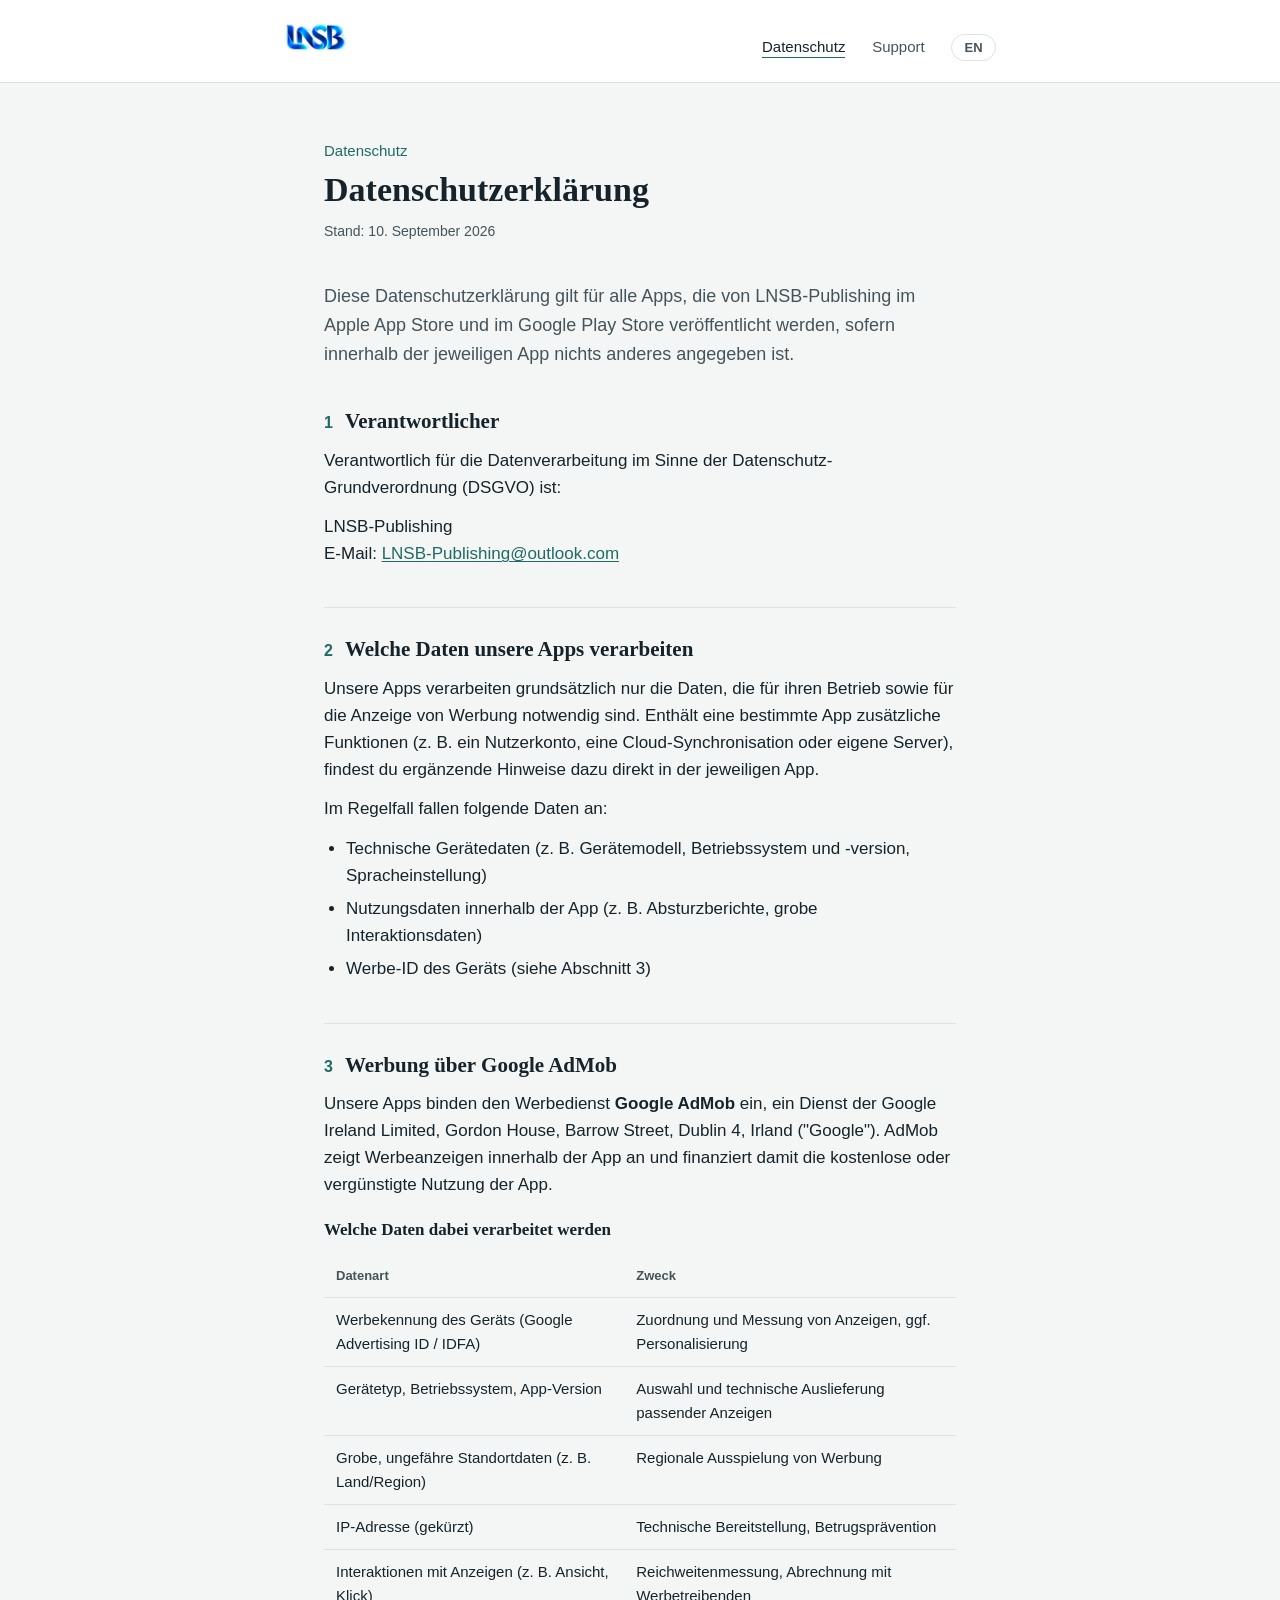
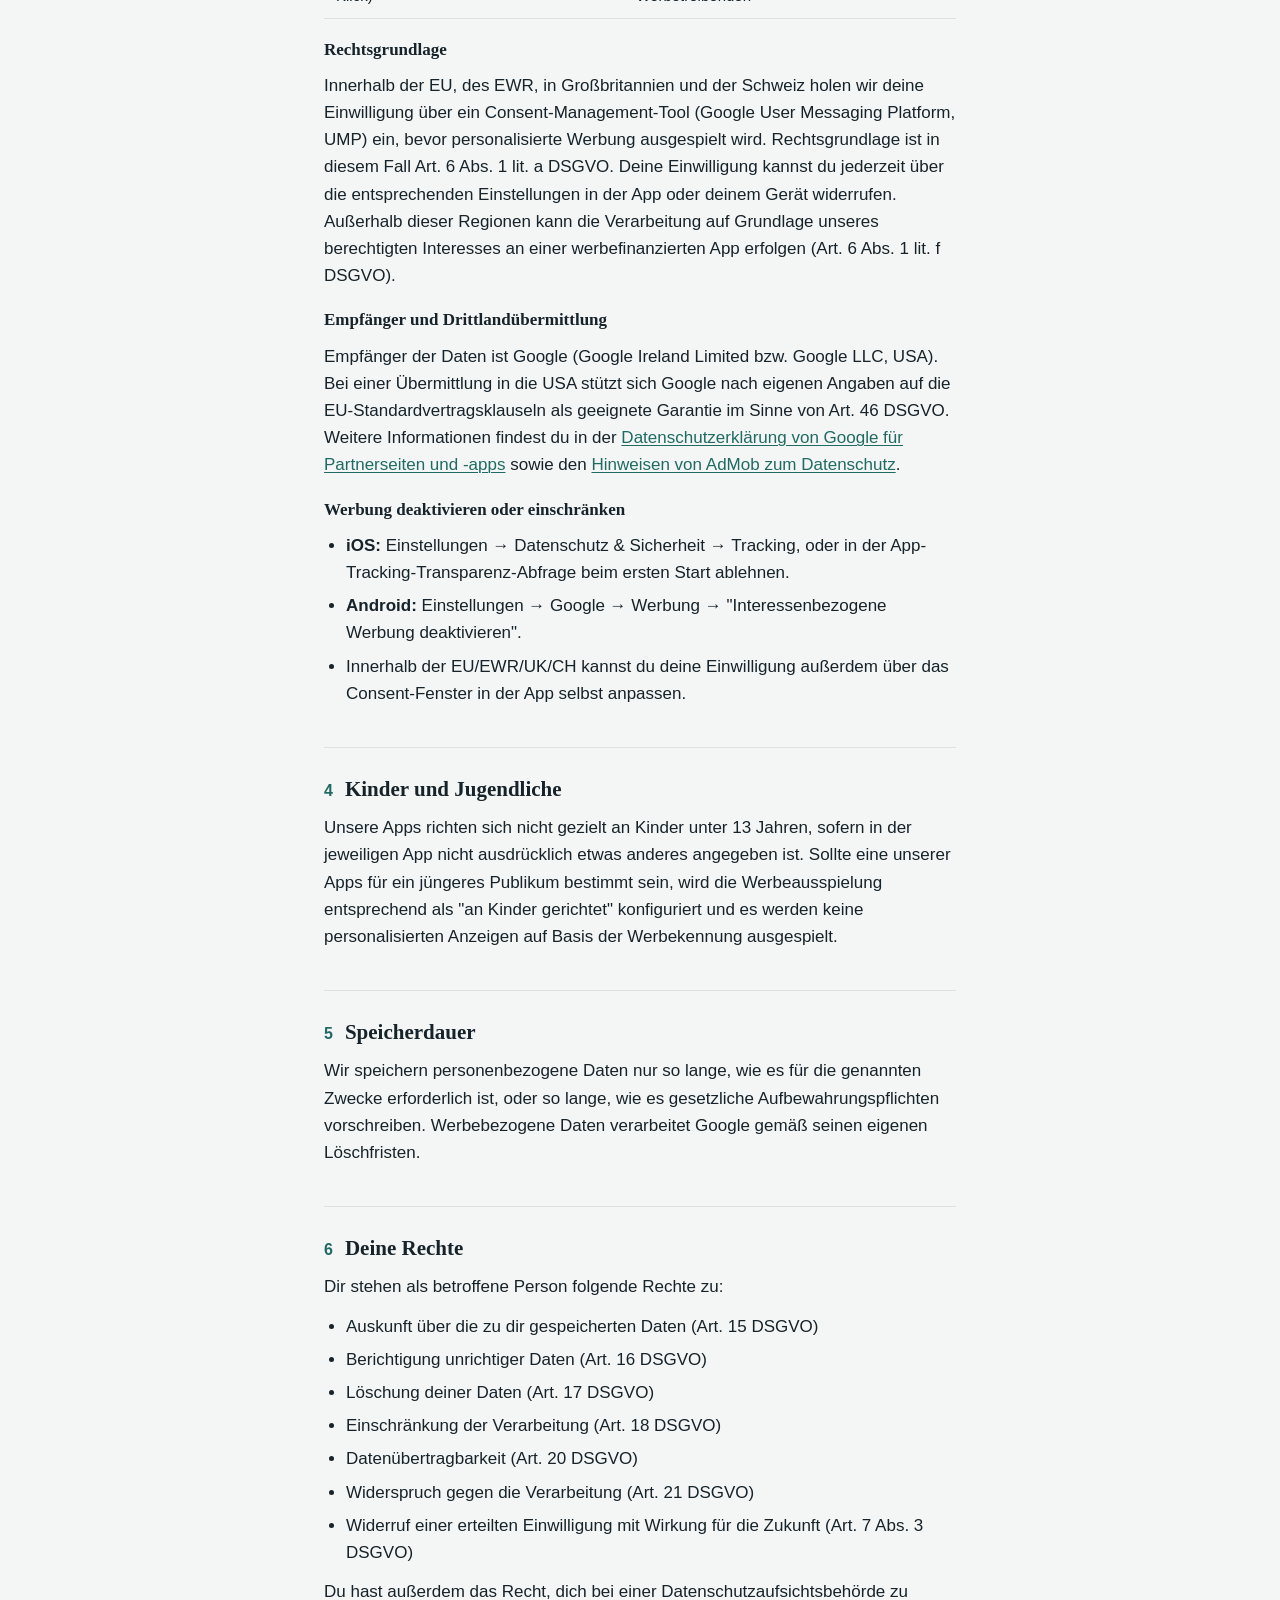
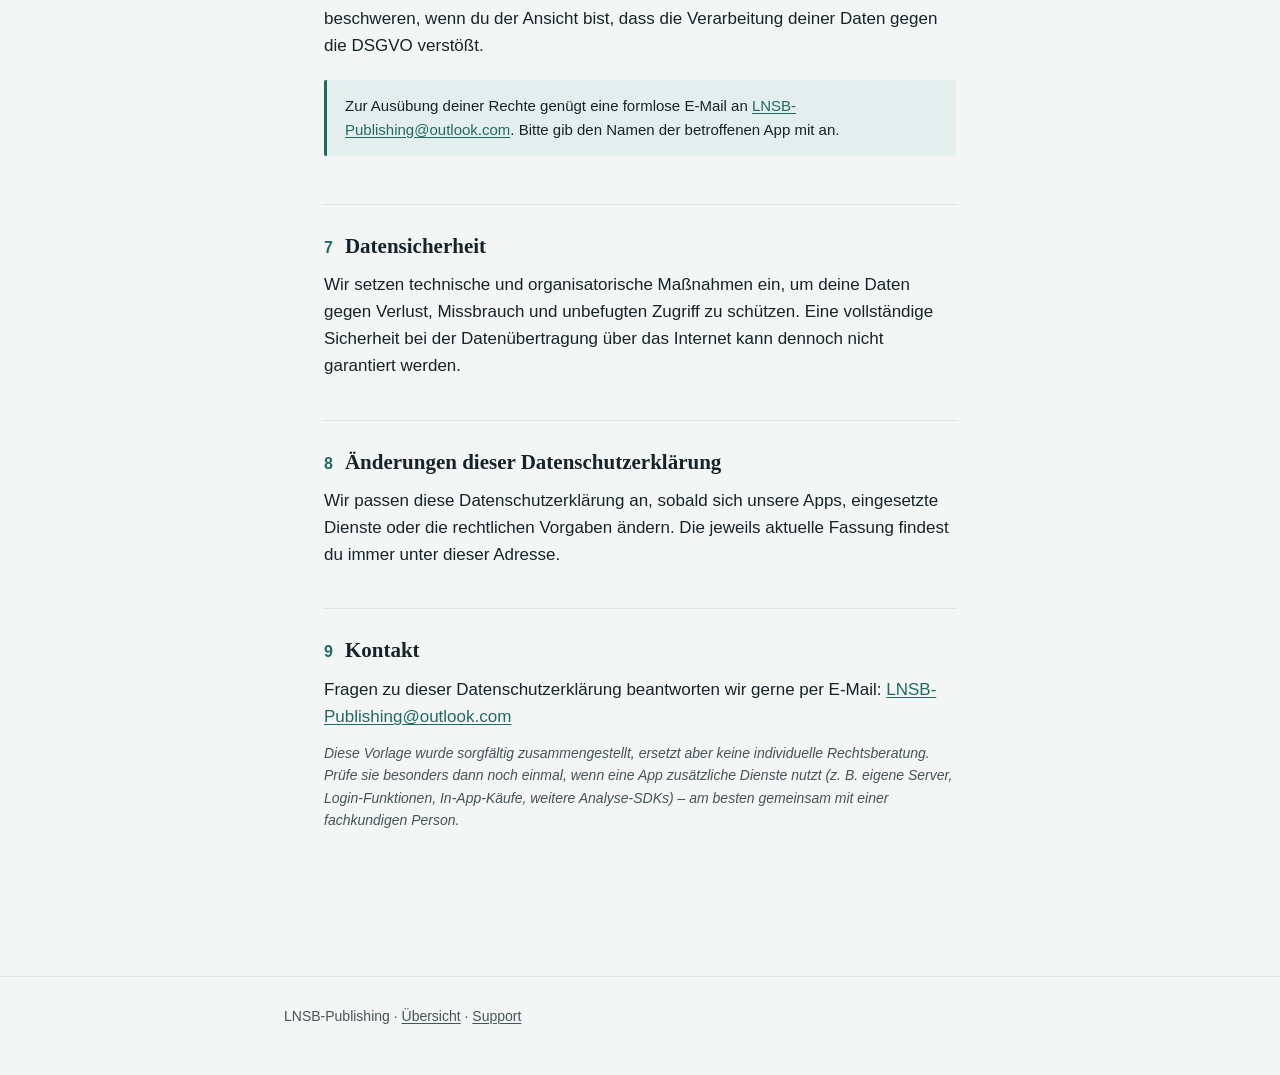
<file: de/privacy.html>
<!DOCTYPE html>
<html lang="de">
<head>
<meta charset="UTF-8">
<meta name="viewport" content="width=device-width, initial-scale=1">
<title>Datenschutzerklärung – LNSB-Publishing</title>
<meta name="description" content="Datenschutzerklärung für die Apps von LNSB-Publishing im Apple App Store und Google Play Store.">
<link rel="icon" type="image/png" href="../favicon.png">
<link rel="stylesheet" href="../style.css">
</head>
<body>

<header class="site-header">
  <div class="wrap">
    <a class="wordmark" href="index.html"><img src="../logo-lnsb.png" alt="LNSB-Publishing" height="30"></a>
    <nav class="site-nav">
      <a href="privacy.html" aria-current="page">Datenschutz</a>
      <a href="support.html">Support</a>
      <a class="lang-switch" href="../privacy.html" hreflang="en">EN</a>
    </nav>
  </div>
</header>

<main class="doc">
  <p class="eyebrow">Datenschutz</p>
  <h1>Datenschutzerklärung</h1>
  <p class="updated">Stand: 10. September 2026</p>

  <p class="lede">Diese Datenschutzerklärung gilt für alle Apps, die von LNSB-Publishing im Apple App Store und im Google Play Store veröffentlicht werden, sofern innerhalb der jeweiligen App nichts anderes angegeben ist.</p>

  <section>
    <h2><span class="num">1</span> Verantwortlicher</h2>
    <p>Verantwortlich für die Datenverarbeitung im Sinne der Datenschutz-Grundverordnung (DSGVO) ist:</p>
    <p>
      LNSB-Publishing<br>
      E-Mail: <a href="mailto:LNSB-Publishing@outlook.com">LNSB-Publishing@outlook.com</a>
    </p>
  </section>

  <section>
    <h2><span class="num">2</span> Welche Daten unsere Apps verarbeiten</h2>
    <p>Unsere Apps verarbeiten grundsätzlich nur die Daten, die für ihren Betrieb sowie für die Anzeige von Werbung notwendig sind. Enthält eine bestimmte App zusätzliche Funktionen (z. B. ein Nutzerkonto, eine Cloud-Synchronisation oder eigene Server), findest du ergänzende Hinweise dazu direkt in der jeweiligen App.</p>
    <p>Im Regelfall fallen folgende Daten an:</p>
    <ul>
      <li>Technische Gerätedaten (z. B. Gerätemodell, Betriebssystem und -version, Spracheinstellung)</li>
      <li>Nutzungsdaten innerhalb der App (z. B. Absturzberichte, grobe Interaktionsdaten)</li>
      <li>Werbe-ID des Geräts (siehe Abschnitt 3)</li>
    </ul>
  </section>

  <section>
    <h2><span class="num">3</span> Werbung über Google AdMob</h2>
    <p>Unsere Apps binden den Werbedienst <strong>Google AdMob</strong> ein, ein Dienst der Google Ireland Limited, Gordon House, Barrow Street, Dublin 4, Irland ("Google"). AdMob zeigt Werbeanzeigen innerhalb der App an und finanziert damit die kostenlose oder vergünstigte Nutzung der App.</p>

    <h3>Welche Daten dabei verarbeitet werden</h3>
    <table class="data-table">
      <tr><th>Datenart</th><th>Zweck</th></tr>
      <tr><td>Werbekennung des Geräts (Google Advertising ID / IDFA)</td><td>Zuordnung und Messung von Anzeigen, ggf. Personalisierung</td></tr>
      <tr><td>Gerätetyp, Betriebssystem, App-Version</td><td>Auswahl und technische Auslieferung passender Anzeigen</td></tr>
      <tr><td>Grobe, ungefähre Standortdaten (z. B. Land/Region)</td><td>Regionale Ausspielung von Werbung</td></tr>
      <tr><td>IP-Adresse (gekürzt)</td><td>Technische Bereitstellung, Betrugsprävention</td></tr>
      <tr><td>Interaktionen mit Anzeigen (z. B. Ansicht, Klick)</td><td>Reichweitenmessung, Abrechnung mit Werbetreibenden</td></tr>
    </table>

    <h3>Rechtsgrundlage</h3>
    <p>Innerhalb der EU, des EWR, in Großbritannien und der Schweiz holen wir deine Einwilligung über ein Consent-Management-Tool (Google User Messaging Platform, UMP) ein, bevor personalisierte Werbung ausgespielt wird. Rechtsgrundlage ist in diesem Fall Art. 6 Abs. 1 lit. a DSGVO. Deine Einwilligung kannst du jederzeit über die entsprechenden Einstellungen in der App oder deinem Gerät widerrufen. Außerhalb dieser Regionen kann die Verarbeitung auf Grundlage unseres berechtigten Interesses an einer werbefinanzierten App erfolgen (Art. 6 Abs. 1 lit. f DSGVO).</p>

    <h3>Empfänger und Drittlandübermittlung</h3>
    <p>Empfänger der Daten ist Google (Google Ireland Limited bzw. Google LLC, USA). Bei einer Übermittlung in die USA stützt sich Google nach eigenen Angaben auf die EU-Standardvertragsklauseln als geeignete Garantie im Sinne von Art. 46 DSGVO. Weitere Informationen findest du in der <a href="https://policies.google.com/technologies/partner-sites" target="_blank" rel="noopener">Datenschutzerklärung von Google für Partnerseiten und -apps</a> sowie den <a href="https://support.google.com/admob/answer/6128543" target="_blank" rel="noopener">Hinweisen von AdMob zum Datenschutz</a>.</p>

    <h3>Werbung deaktivieren oder einschränken</h3>
    <ul>
      <li><strong>iOS:</strong> Einstellungen → Datenschutz &amp; Sicherheit → Tracking, oder in der App-Tracking-Transparenz-Abfrage beim ersten Start ablehnen.</li>
      <li><strong>Android:</strong> Einstellungen → Google → Werbung → "Interessenbezogene Werbung deaktivieren".</li>
      <li>Innerhalb der EU/EWR/UK/CH kannst du deine Einwilligung außerdem über das Consent-Fenster in der App selbst anpassen.</li>
    </ul>
  </section>

  <section>
    <h2><span class="num">4</span> Kinder und Jugendliche</h2>
    <p>Unsere Apps richten sich nicht gezielt an Kinder unter 13 Jahren, sofern in der jeweiligen App nicht ausdrücklich etwas anderes angegeben ist. Sollte eine unserer Apps für ein jüngeres Publikum bestimmt sein, wird die Werbeausspielung entsprechend als "an Kinder gerichtet" konfiguriert und es werden keine personalisierten Anzeigen auf Basis der Werbekennung ausgespielt.</p>
  </section>

  <section>
    <h2><span class="num">5</span> Speicherdauer</h2>
    <p>Wir speichern personenbezogene Daten nur so lange, wie es für die genannten Zwecke erforderlich ist, oder so lange, wie es gesetzliche Aufbewahrungspflichten vorschreiben. Werbebezogene Daten verarbeitet Google gemäß seinen eigenen Löschfristen.</p>
  </section>

  <section>
    <h2><span class="num">6</span> Deine Rechte</h2>
    <p>Dir stehen als betroffene Person folgende Rechte zu:</p>
    <ul>
      <li>Auskunft über die zu dir gespeicherten Daten (Art. 15 DSGVO)</li>
      <li>Berichtigung unrichtiger Daten (Art. 16 DSGVO)</li>
      <li>Löschung deiner Daten (Art. 17 DSGVO)</li>
      <li>Einschränkung der Verarbeitung (Art. 18 DSGVO)</li>
      <li>Datenübertragbarkeit (Art. 20 DSGVO)</li>
      <li>Widerspruch gegen die Verarbeitung (Art. 21 DSGVO)</li>
      <li>Widerruf einer erteilten Einwilligung mit Wirkung für die Zukunft (Art. 7 Abs. 3 DSGVO)</li>
    </ul>
    <p>Du hast außerdem das Recht, dich bei einer Datenschutzaufsichtsbehörde zu beschweren, wenn du der Ansicht bist, dass die Verarbeitung deiner Daten gegen die DSGVO verstößt.</p>
    <div class="callout">Zur Ausübung deiner Rechte genügt eine formlose E-Mail an <a href="mailto:LNSB-Publishing@outlook.com">LNSB-Publishing@outlook.com</a>. Bitte gib den Namen der betroffenen App mit an.</div>
  </section>

  <section>
    <h2><span class="num">7</span> Datensicherheit</h2>
    <p>Wir setzen technische und organisatorische Maßnahmen ein, um deine Daten gegen Verlust, Missbrauch und unbefugten Zugriff zu schützen. Eine vollständige Sicherheit bei der Datenübertragung über das Internet kann dennoch nicht garantiert werden.</p>
  </section>

  <section>
    <h2><span class="num">8</span> Änderungen dieser Datenschutzerklärung</h2>
    <p>Wir passen diese Datenschutzerklärung an, sobald sich unsere Apps, eingesetzte Dienste oder die rechtlichen Vorgaben ändern. Die jeweils aktuelle Fassung findest du immer unter dieser Adresse.</p>
  </section>

  <section>
    <h2><span class="num">9</span> Kontakt</h2>
    <p>Fragen zu dieser Datenschutzerklärung beantworten wir gerne per E-Mail: <a href="mailto:LNSB-Publishing@outlook.com">LNSB-Publishing@outlook.com</a></p>
    <p class="note">Diese Vorlage wurde sorgfältig zusammengestellt, ersetzt aber keine individuelle Rechtsberatung. Prüfe sie besonders dann noch einmal, wenn eine App zusätzliche Dienste nutzt (z. B. eigene Server, Login-Funktionen, In-App-Käufe, weitere Analyse-SDKs) – am besten gemeinsam mit einer fachkundigen Person.</p>
  </section>
</main>

<footer class="site-footer">
  <div class="wrap">
    LNSB-Publishing · <a href="index.html">Übersicht</a> · <a href="support.html">Support</a>
  </div>
</footer>

</body>
</html>
</file>
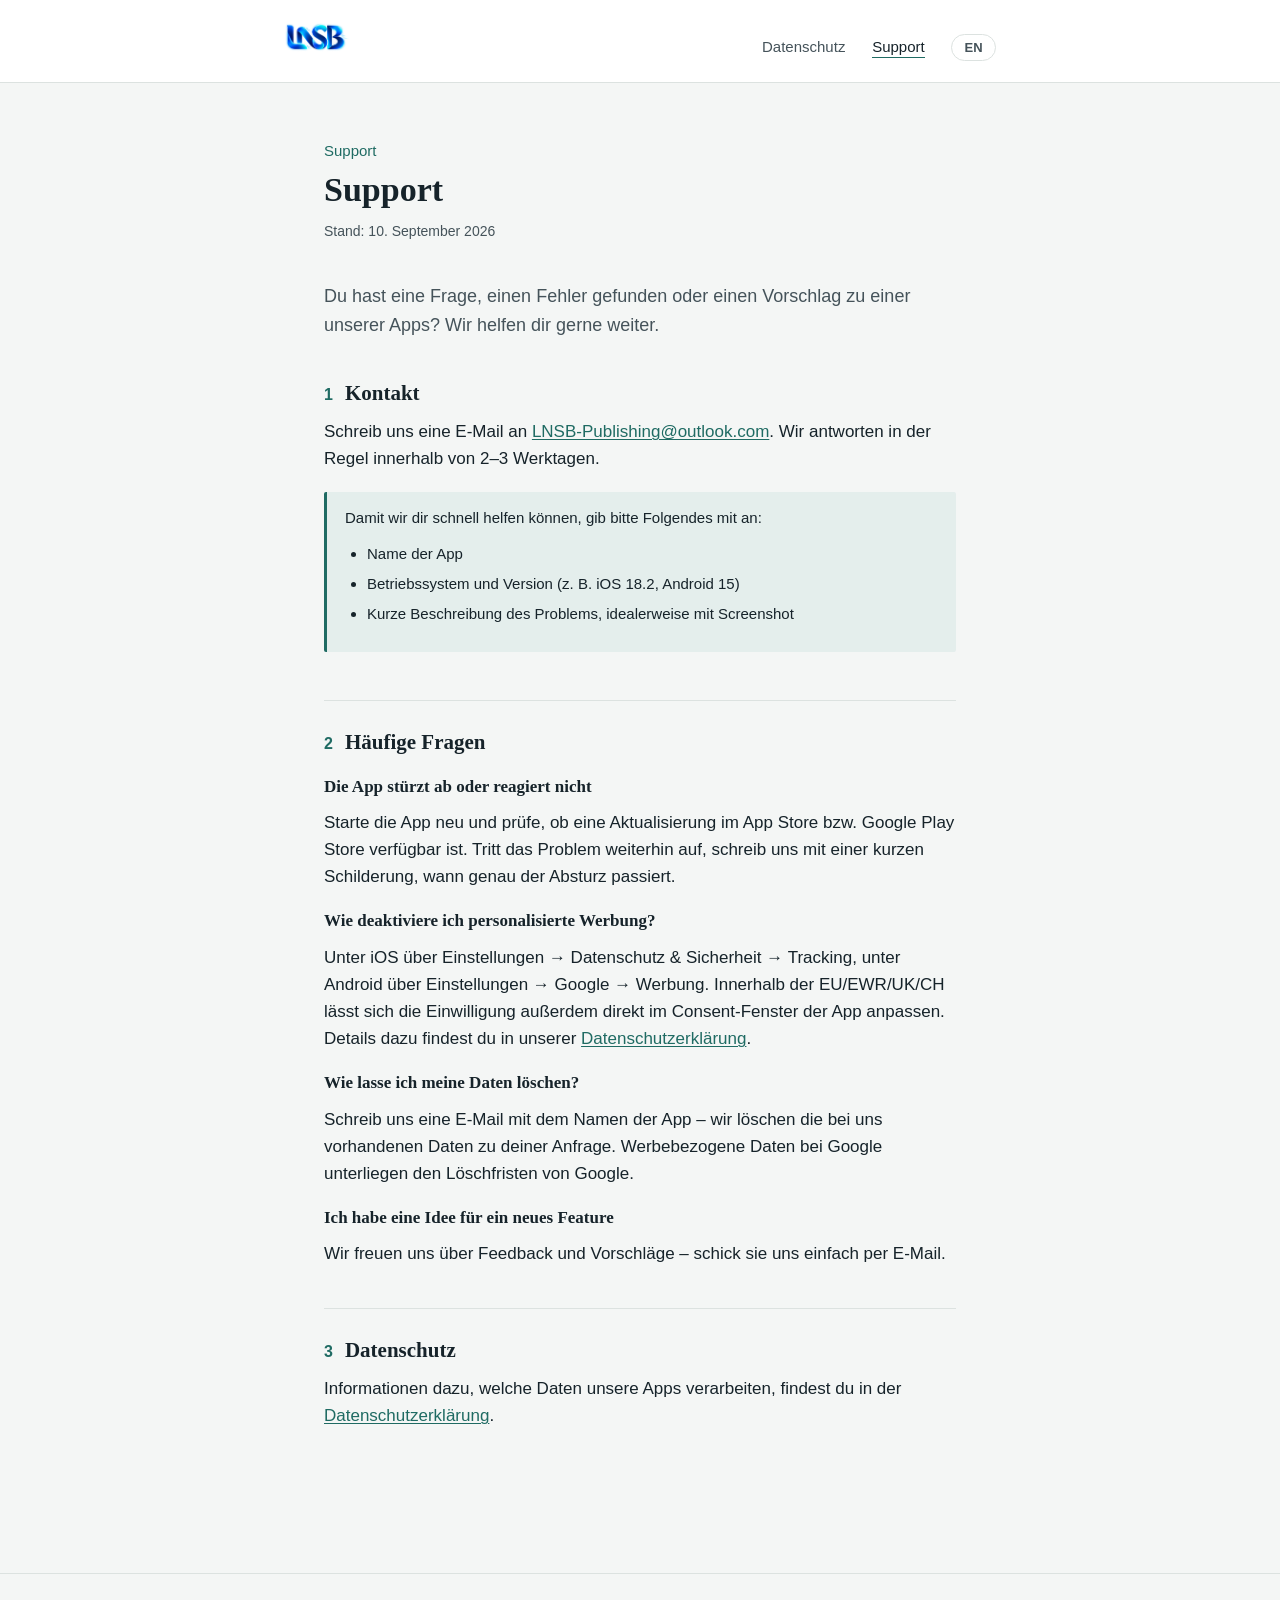
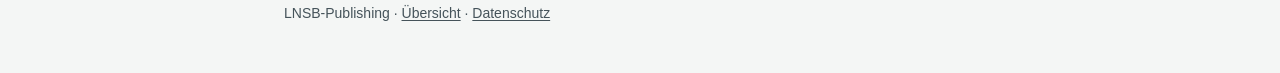
<file: de/support.html>
<!DOCTYPE html>
<html lang="de">
<head>
<meta charset="UTF-8">
<meta name="viewport" content="width=device-width, initial-scale=1">
<title>Support – LNSB-Publishing</title>
<meta name="description" content="Support für alle Apps von LNSB-Publishing im Apple App Store und Google Play Store.">
<link rel="icon" type="image/png" href="../favicon.png">
<link rel="stylesheet" href="../style.css">
</head>
<body>

<header class="site-header">
  <div class="wrap">
    <a class="wordmark" href="index.html"><img src="../logo-lnsb.png" alt="LNSB-Publishing" height="30"></a>
    <nav class="site-nav">
      <a href="privacy.html">Datenschutz</a>
      <a href="support.html" aria-current="page">Support</a>
      <a class="lang-switch" href="../support.html" hreflang="en">EN</a>
    </nav>
  </div>
</header>

<main class="doc">
  <p class="eyebrow">Support</p>
  <h1>Support</h1>
  <p class="updated">Stand: 10. September 2026</p>

  <p class="lede">Du hast eine Frage, einen Fehler gefunden oder einen Vorschlag zu einer unserer Apps? Wir helfen dir gerne weiter.</p>

  <section>
    <h2><span class="num">1</span> Kontakt</h2>
    <p>Schreib uns eine E-Mail an <a href="mailto:LNSB-Publishing@outlook.com">LNSB-Publishing@outlook.com</a>. Wir antworten in der Regel innerhalb von 2–3 Werktagen.</p>
    <div class="callout">
      Damit wir dir schnell helfen können, gib bitte Folgendes mit an:
      <ul>
        <li>Name der App</li>
        <li>Betriebssystem und Version (z. B. iOS 18.2, Android 15)</li>
        <li>Kurze Beschreibung des Problems, idealerweise mit Screenshot</li>
      </ul>
    </div>
  </section>

  <section>
    <h2><span class="num">2</span> Häufige Fragen</h2>

    <h3>Die App stürzt ab oder reagiert nicht</h3>
    <p>Starte die App neu und prüfe, ob eine Aktualisierung im App Store bzw. Google Play Store verfügbar ist. Tritt das Problem weiterhin auf, schreib uns mit einer kurzen Schilderung, wann genau der Absturz passiert.</p>

    <h3>Wie deaktiviere ich personalisierte Werbung?</h3>
    <p>Unter iOS über Einstellungen → Datenschutz &amp; Sicherheit → Tracking, unter Android über Einstellungen → Google → Werbung. Innerhalb der EU/EWR/UK/CH lässt sich die Einwilligung außerdem direkt im Consent-Fenster der App anpassen. Details dazu findest du in unserer <a href="privacy.html">Datenschutzerklärung</a>.</p>

    <h3>Wie lasse ich meine Daten löschen?</h3>
    <p>Schreib uns eine E-Mail mit dem Namen der App – wir löschen die bei uns vorhandenen Daten zu deiner Anfrage. Werbebezogene Daten bei Google unterliegen den Löschfristen von Google.</p>

    <h3>Ich habe eine Idee für ein neues Feature</h3>
    <p>Wir freuen uns über Feedback und Vorschläge – schick sie uns einfach per E-Mail.</p>
  </section>

  <section>
    <h2><span class="num">3</span> Datenschutz</h2>
    <p>Informationen dazu, welche Daten unsere Apps verarbeiten, findest du in der <a href="privacy.html">Datenschutzerklärung</a>.</p>
  </section>
</main>

<footer class="site-footer">
  <div class="wrap">
    LNSB-Publishing · <a href="index.html">Übersicht</a> · <a href="privacy.html">Datenschutz</a>
  </div>
</footer>

</body>
</html>
</file>
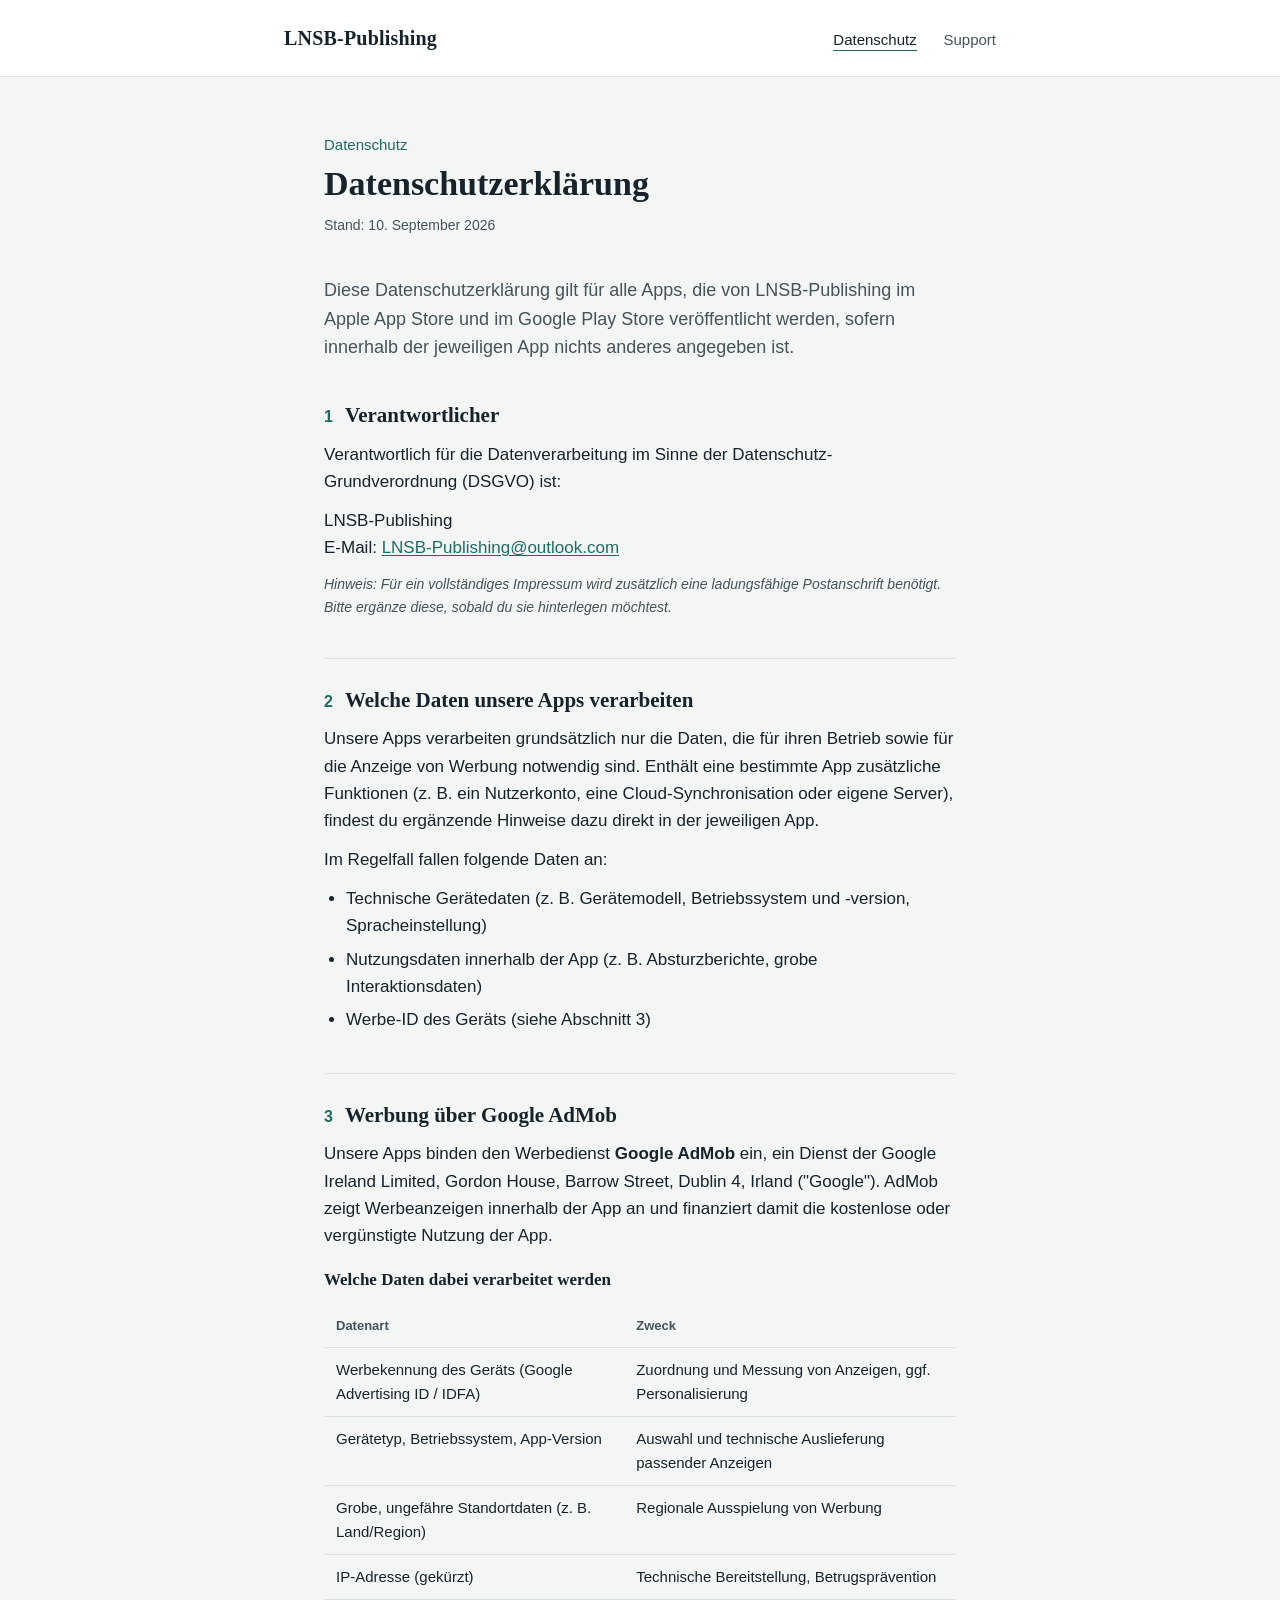
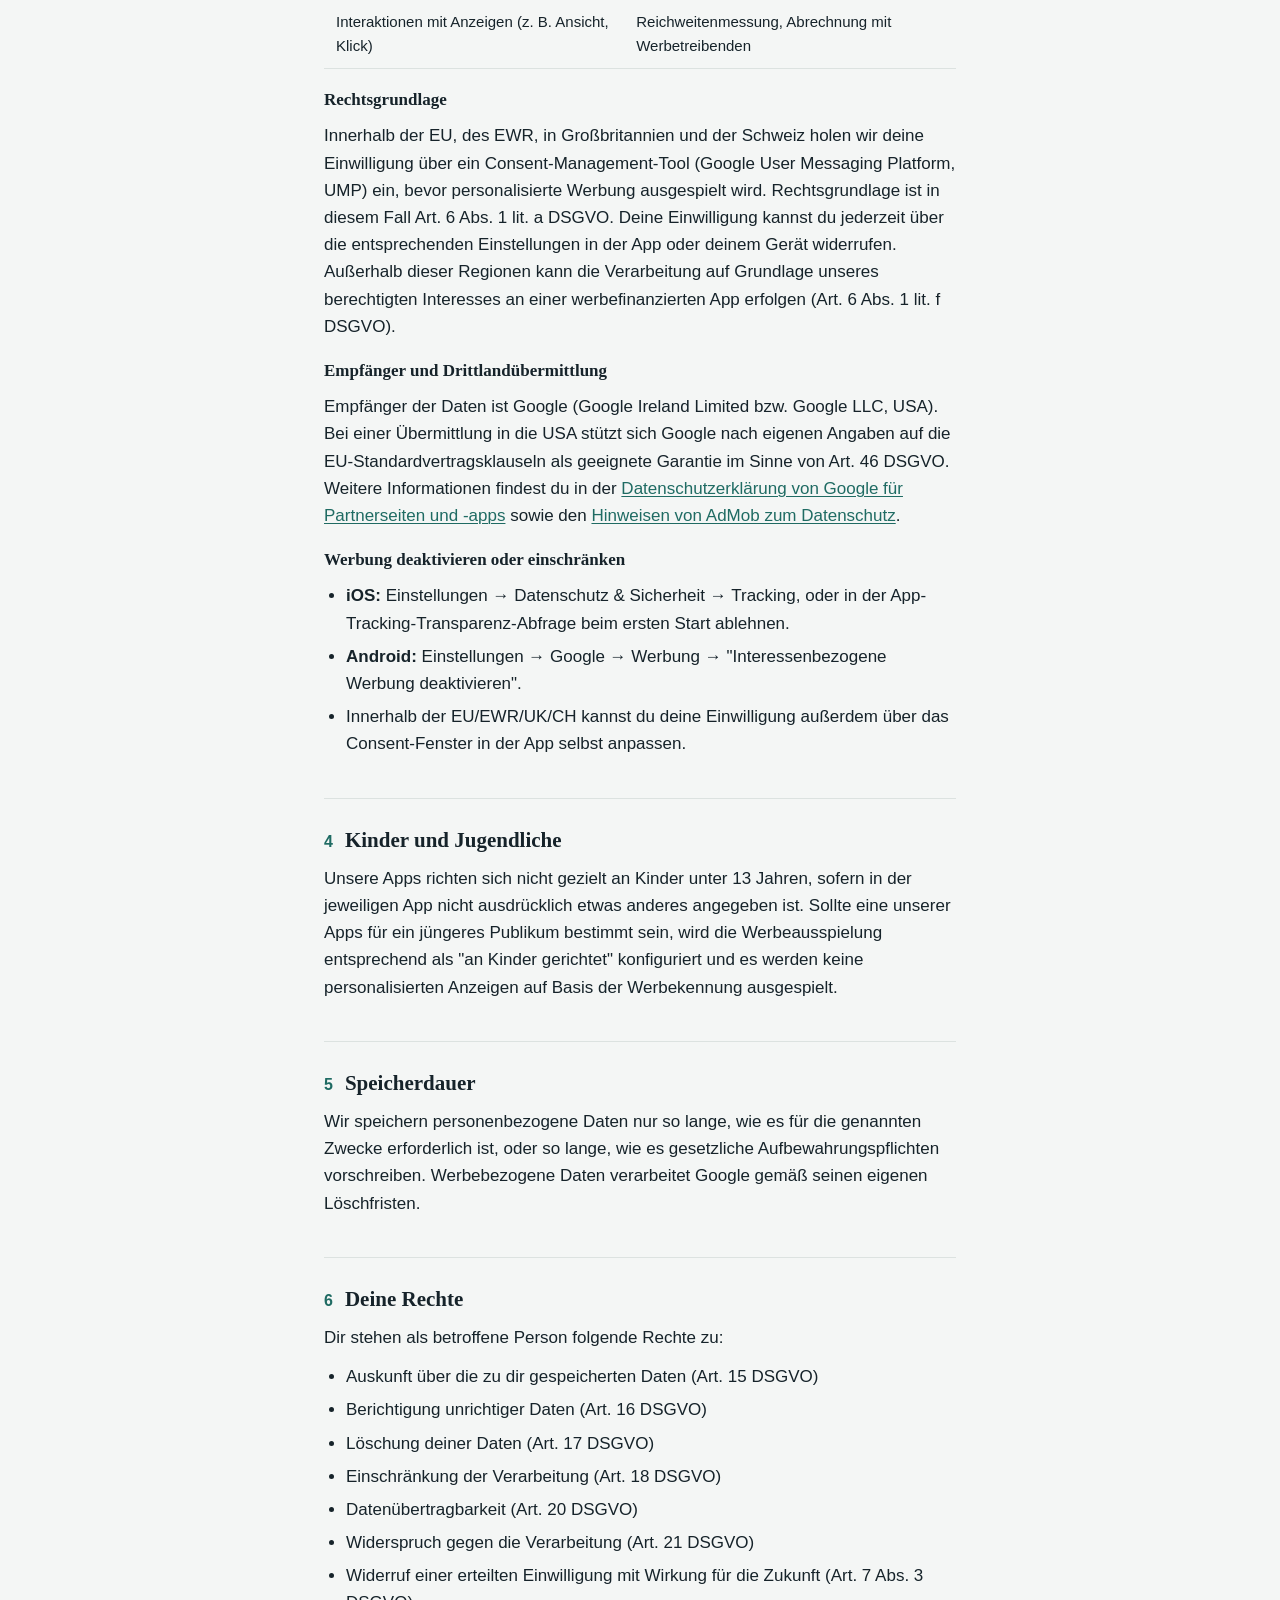
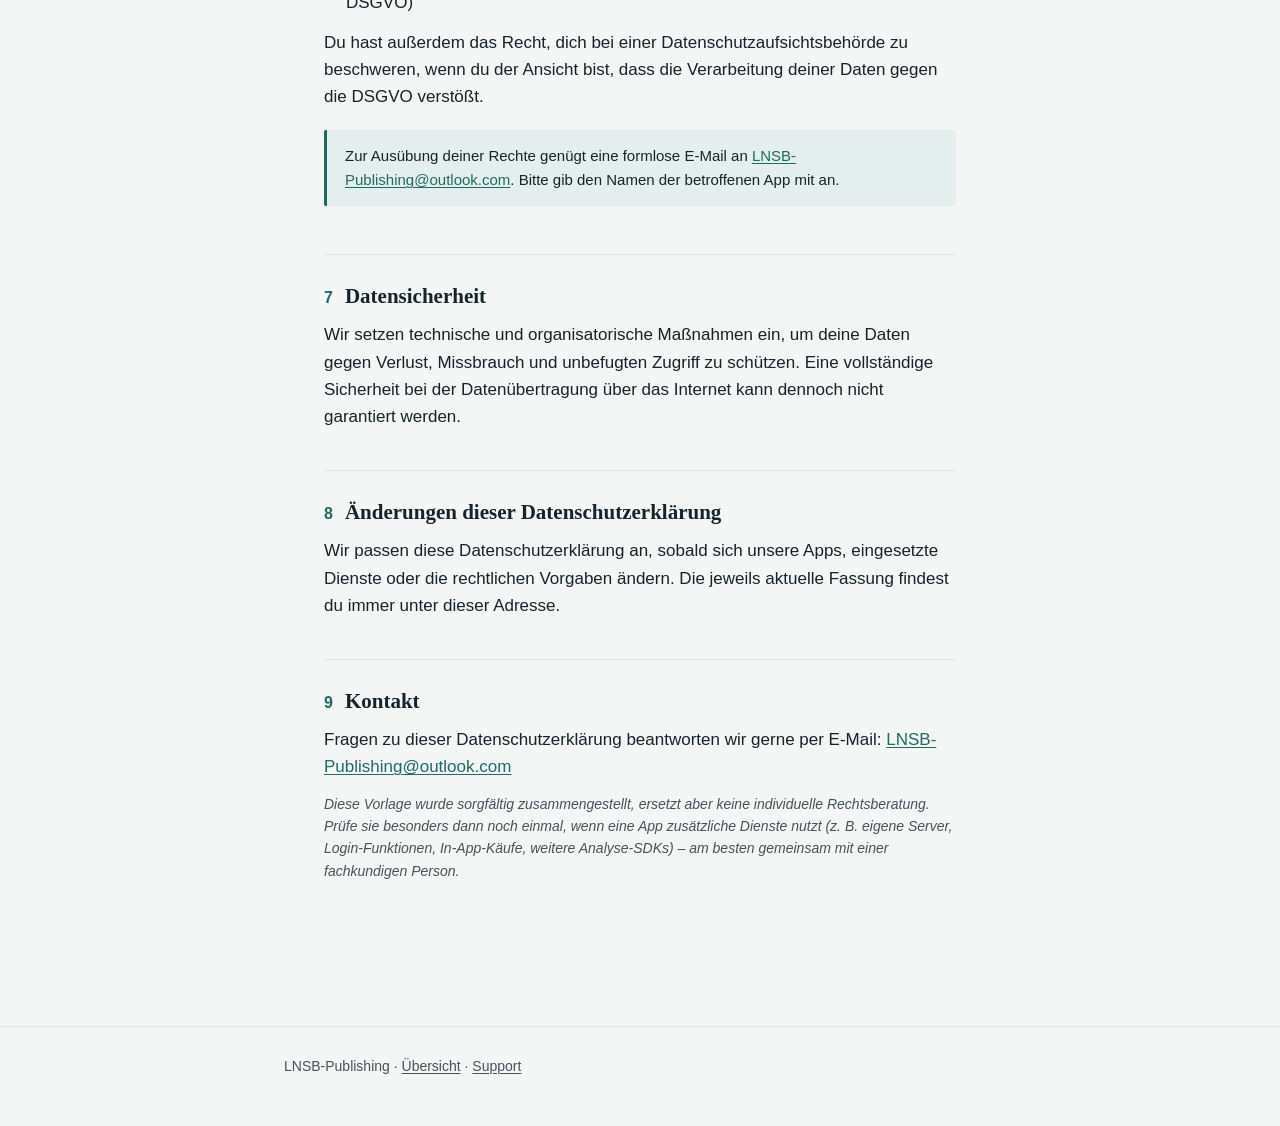
<file: Website LNSB/privacy.html>
<!DOCTYPE html>
<html lang="de">
<head>
<meta charset="UTF-8">
<meta name="viewport" content="width=device-width, initial-scale=1">
<title>Datenschutzerklärung – LNSB-Publishing</title>
<meta name="description" content="Datenschutzerklärung für die Apps von LNSB-Publishing im Apple App Store und Google Play Store.">
<link rel="icon" href="data:,">
<link rel="stylesheet" href="style.css">
</head>
<body>

<header class="site-header">
  <div class="wrap">
    <a class="wordmark" href="index.html">LNSB-Publishing</a>
    <nav class="site-nav">
      <a href="privacy.html" aria-current="page">Datenschutz</a>
      <a href="support.html">Support</a>
    </nav>
  </div>
</header>

<main class="doc">
  <p class="eyebrow">Datenschutz</p>
  <h1>Datenschutzerklärung</h1>
  <p class="updated">Stand: 10. September 2026</p>

  <p class="lede">Diese Datenschutzerklärung gilt für alle Apps, die von LNSB-Publishing im Apple App Store und im Google Play Store veröffentlicht werden, sofern innerhalb der jeweiligen App nichts anderes angegeben ist.</p>

  <section>
    <h2><span class="num">1</span> Verantwortlicher</h2>
    <p>Verantwortlich für die Datenverarbeitung im Sinne der Datenschutz-Grundverordnung (DSGVO) ist:</p>
    <p>
      LNSB-Publishing<br>
      E-Mail: <a href="mailto:LNSB-Publishing@outlook.com">LNSB-Publishing@outlook.com</a>
    </p>
    <p class="note">Hinweis: Für ein vollständiges Impressum wird zusätzlich eine ladungsfähige Postanschrift benötigt. Bitte ergänze diese, sobald du sie hinterlegen möchtest.</p>
  </section>

  <section>
    <h2><span class="num">2</span> Welche Daten unsere Apps verarbeiten</h2>
    <p>Unsere Apps verarbeiten grundsätzlich nur die Daten, die für ihren Betrieb sowie für die Anzeige von Werbung notwendig sind. Enthält eine bestimmte App zusätzliche Funktionen (z. B. ein Nutzerkonto, eine Cloud-Synchronisation oder eigene Server), findest du ergänzende Hinweise dazu direkt in der jeweiligen App.</p>
    <p>Im Regelfall fallen folgende Daten an:</p>
    <ul>
      <li>Technische Gerätedaten (z. B. Gerätemodell, Betriebssystem und -version, Spracheinstellung)</li>
      <li>Nutzungsdaten innerhalb der App (z. B. Absturzberichte, grobe Interaktionsdaten)</li>
      <li>Werbe-ID des Geräts (siehe Abschnitt 3)</li>
    </ul>
  </section>

  <section>
    <h2><span class="num">3</span> Werbung über Google AdMob</h2>
    <p>Unsere Apps binden den Werbedienst <strong>Google AdMob</strong> ein, ein Dienst der Google Ireland Limited, Gordon House, Barrow Street, Dublin 4, Irland ("Google"). AdMob zeigt Werbeanzeigen innerhalb der App an und finanziert damit die kostenlose oder vergünstigte Nutzung der App.</p>

    <h3>Welche Daten dabei verarbeitet werden</h3>
    <table class="data-table">
      <tr><th>Datenart</th><th>Zweck</th></tr>
      <tr><td>Werbekennung des Geräts (Google Advertising ID / IDFA)</td><td>Zuordnung und Messung von Anzeigen, ggf. Personalisierung</td></tr>
      <tr><td>Gerätetyp, Betriebssystem, App-Version</td><td>Auswahl und technische Auslieferung passender Anzeigen</td></tr>
      <tr><td>Grobe, ungefähre Standortdaten (z. B. Land/Region)</td><td>Regionale Ausspielung von Werbung</td></tr>
      <tr><td>IP-Adresse (gekürzt)</td><td>Technische Bereitstellung, Betrugsprävention</td></tr>
      <tr><td>Interaktionen mit Anzeigen (z. B. Ansicht, Klick)</td><td>Reichweitenmessung, Abrechnung mit Werbetreibenden</td></tr>
    </table>

    <h3>Rechtsgrundlage</h3>
    <p>Innerhalb der EU, des EWR, in Großbritannien und der Schweiz holen wir deine Einwilligung über ein Consent-Management-Tool (Google User Messaging Platform, UMP) ein, bevor personalisierte Werbung ausgespielt wird. Rechtsgrundlage ist in diesem Fall Art. 6 Abs. 1 lit. a DSGVO. Deine Einwilligung kannst du jederzeit über die entsprechenden Einstellungen in der App oder deinem Gerät widerrufen. Außerhalb dieser Regionen kann die Verarbeitung auf Grundlage unseres berechtigten Interesses an einer werbefinanzierten App erfolgen (Art. 6 Abs. 1 lit. f DSGVO).</p>

    <h3>Empfänger und Drittlandübermittlung</h3>
    <p>Empfänger der Daten ist Google (Google Ireland Limited bzw. Google LLC, USA). Bei einer Übermittlung in die USA stützt sich Google nach eigenen Angaben auf die EU-Standardvertragsklauseln als geeignete Garantie im Sinne von Art. 46 DSGVO. Weitere Informationen findest du in der <a href="https://policies.google.com/technologies/partner-sites" target="_blank" rel="noopener">Datenschutzerklärung von Google für Partnerseiten und -apps</a> sowie den <a href="https://support.google.com/admob/answer/6128543" target="_blank" rel="noopener">Hinweisen von AdMob zum Datenschutz</a>.</p>

    <h3>Werbung deaktivieren oder einschränken</h3>
    <ul>
      <li><strong>iOS:</strong> Einstellungen → Datenschutz &amp; Sicherheit → Tracking, oder in der App-Tracking-Transparenz-Abfrage beim ersten Start ablehnen.</li>
      <li><strong>Android:</strong> Einstellungen → Google → Werbung → "Interessenbezogene Werbung deaktivieren".</li>
      <li>Innerhalb der EU/EWR/UK/CH kannst du deine Einwilligung außerdem über das Consent-Fenster in der App selbst anpassen.</li>
    </ul>
  </section>

  <section>
    <h2><span class="num">4</span> Kinder und Jugendliche</h2>
    <p>Unsere Apps richten sich nicht gezielt an Kinder unter 13 Jahren, sofern in der jeweiligen App nicht ausdrücklich etwas anderes angegeben ist. Sollte eine unserer Apps für ein jüngeres Publikum bestimmt sein, wird die Werbeausspielung entsprechend als "an Kinder gerichtet" konfiguriert und es werden keine personalisierten Anzeigen auf Basis der Werbekennung ausgespielt.</p>
  </section>

  <section>
    <h2><span class="num">5</span> Speicherdauer</h2>
    <p>Wir speichern personenbezogene Daten nur so lange, wie es für die genannten Zwecke erforderlich ist, oder so lange, wie es gesetzliche Aufbewahrungspflichten vorschreiben. Werbebezogene Daten verarbeitet Google gemäß seinen eigenen Löschfristen.</p>
  </section>

  <section>
    <h2><span class="num">6</span> Deine Rechte</h2>
    <p>Dir stehen als betroffene Person folgende Rechte zu:</p>
    <ul>
      <li>Auskunft über die zu dir gespeicherten Daten (Art. 15 DSGVO)</li>
      <li>Berichtigung unrichtiger Daten (Art. 16 DSGVO)</li>
      <li>Löschung deiner Daten (Art. 17 DSGVO)</li>
      <li>Einschränkung der Verarbeitung (Art. 18 DSGVO)</li>
      <li>Datenübertragbarkeit (Art. 20 DSGVO)</li>
      <li>Widerspruch gegen die Verarbeitung (Art. 21 DSGVO)</li>
      <li>Widerruf einer erteilten Einwilligung mit Wirkung für die Zukunft (Art. 7 Abs. 3 DSGVO)</li>
    </ul>
    <p>Du hast außerdem das Recht, dich bei einer Datenschutzaufsichtsbehörde zu beschweren, wenn du der Ansicht bist, dass die Verarbeitung deiner Daten gegen die DSGVO verstößt.</p>
    <div class="callout">Zur Ausübung deiner Rechte genügt eine formlose E-Mail an <a href="mailto:LNSB-Publishing@outlook.com">LNSB-Publishing@outlook.com</a>. Bitte gib den Namen der betroffenen App mit an.</div>
  </section>

  <section>
    <h2><span class="num">7</span> Datensicherheit</h2>
    <p>Wir setzen technische und organisatorische Maßnahmen ein, um deine Daten gegen Verlust, Missbrauch und unbefugten Zugriff zu schützen. Eine vollständige Sicherheit bei der Datenübertragung über das Internet kann dennoch nicht garantiert werden.</p>
  </section>

  <section>
    <h2><span class="num">8</span> Änderungen dieser Datenschutzerklärung</h2>
    <p>Wir passen diese Datenschutzerklärung an, sobald sich unsere Apps, eingesetzte Dienste oder die rechtlichen Vorgaben ändern. Die jeweils aktuelle Fassung findest du immer unter dieser Adresse.</p>
  </section>

  <section>
    <h2><span class="num">9</span> Kontakt</h2>
    <p>Fragen zu dieser Datenschutzerklärung beantworten wir gerne per E-Mail: <a href="mailto:LNSB-Publishing@outlook.com">LNSB-Publishing@outlook.com</a></p>
    <p class="note">Diese Vorlage wurde sorgfältig zusammengestellt, ersetzt aber keine individuelle Rechtsberatung. Prüfe sie besonders dann noch einmal, wenn eine App zusätzliche Dienste nutzt (z. B. eigene Server, Login-Funktionen, In-App-Käufe, weitere Analyse-SDKs) – am besten gemeinsam mit einer fachkundigen Person.</p>
  </section>
</main>

<footer class="site-footer">
  <div class="wrap">
    LNSB-Publishing · <a href="index.html">Übersicht</a> · <a href="support.html">Support</a>
  </div>
</footer>

</body>
</html>
</file>
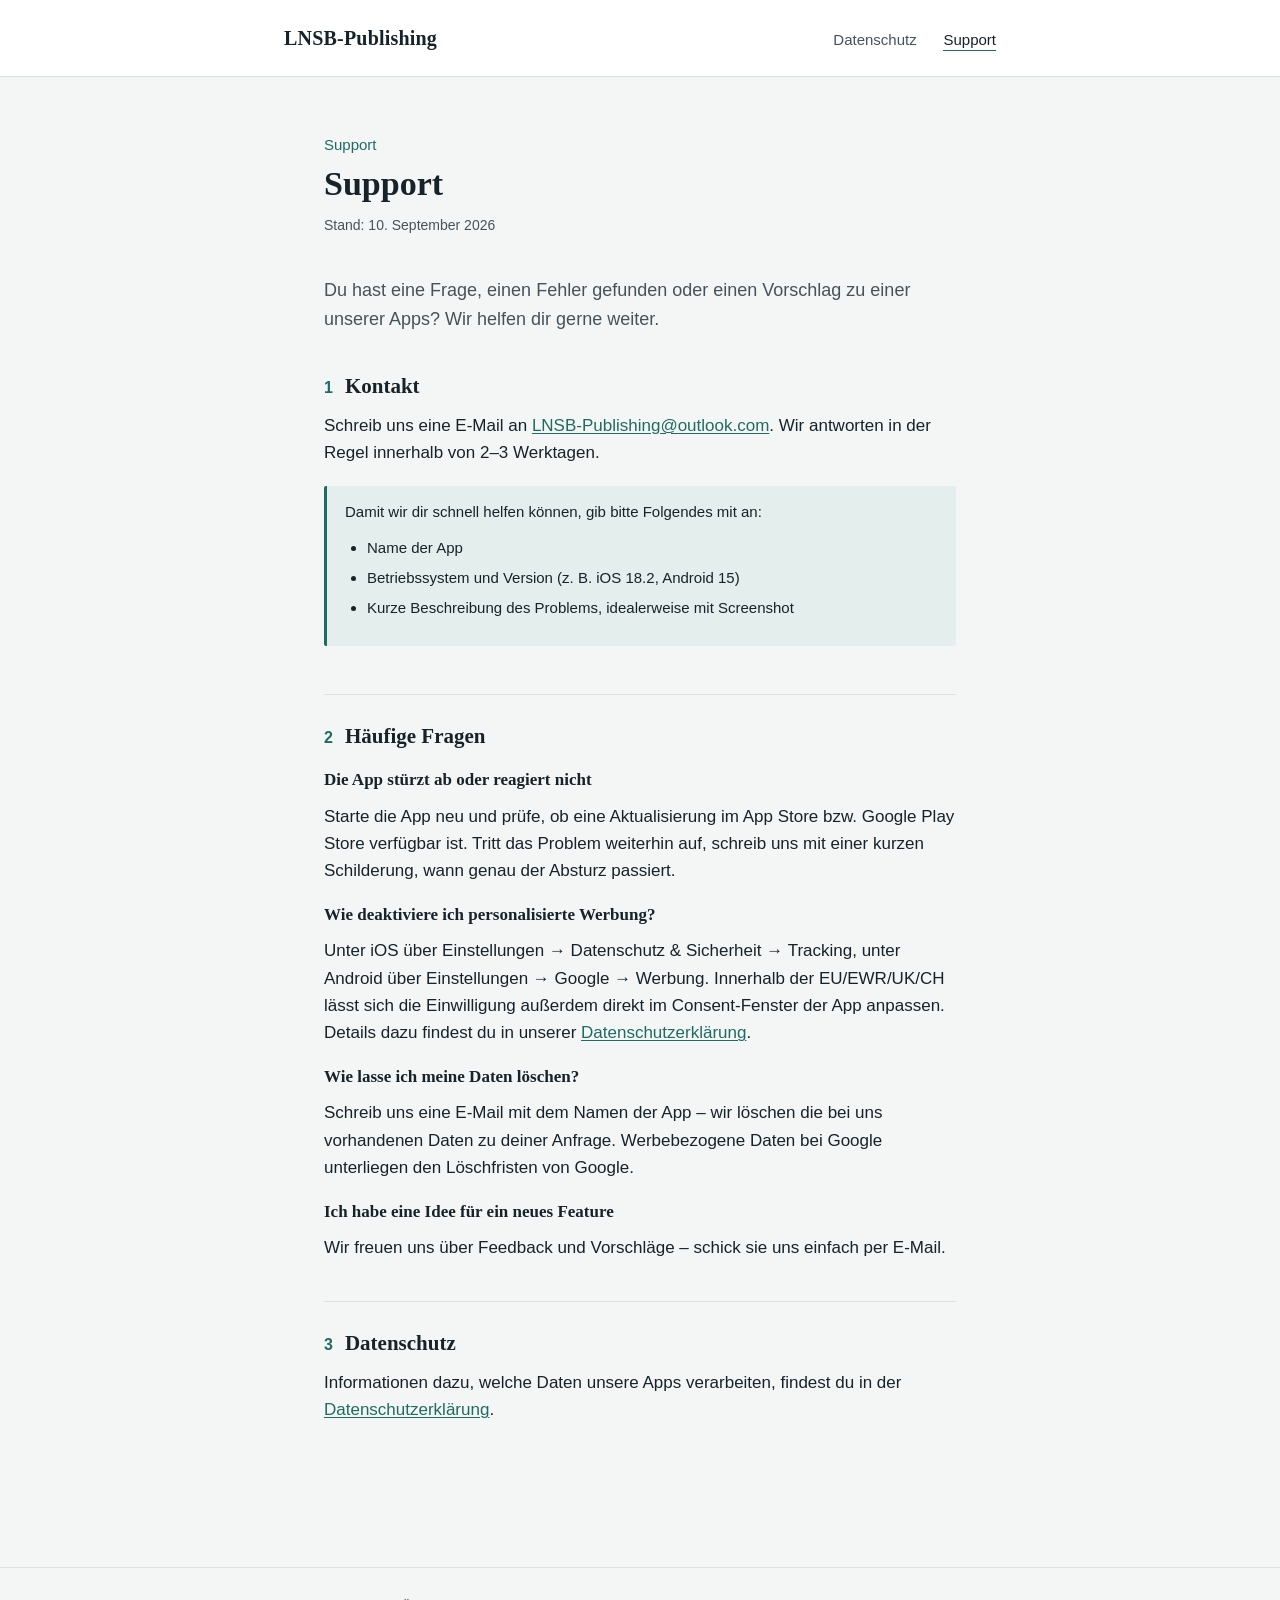
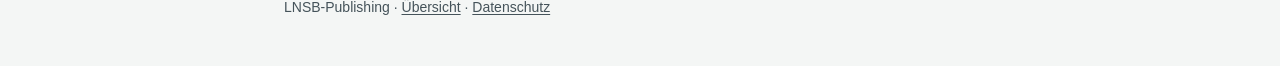
<file: Website LNSB/support.html>
<!DOCTYPE html>
<html lang="de">
<head>
<meta charset="UTF-8">
<meta name="viewport" content="width=device-width, initial-scale=1">
<title>Support – LNSB-Publishing</title>
<meta name="description" content="Support für alle Apps von LNSB-Publishing im Apple App Store und Google Play Store.">
<link rel="icon" href="data:,">
<link rel="stylesheet" href="style.css">
</head>
<body>

<header class="site-header">
  <div class="wrap">
    <a class="wordmark" href="index.html">LNSB-Publishing</a>
    <nav class="site-nav">
      <a href="privacy.html">Datenschutz</a>
      <a href="support.html" aria-current="page">Support</a>
    </nav>
  </div>
</header>

<main class="doc">
  <p class="eyebrow">Support</p>
  <h1>Support</h1>
  <p class="updated">Stand: 10. September 2026</p>

  <p class="lede">Du hast eine Frage, einen Fehler gefunden oder einen Vorschlag zu einer unserer Apps? Wir helfen dir gerne weiter.</p>

  <section>
    <h2><span class="num">1</span> Kontakt</h2>
    <p>Schreib uns eine E-Mail an <a href="mailto:LNSB-Publishing@outlook.com">LNSB-Publishing@outlook.com</a>. Wir antworten in der Regel innerhalb von 2–3 Werktagen.</p>
    <div class="callout">
      Damit wir dir schnell helfen können, gib bitte Folgendes mit an:
      <ul>
        <li>Name der App</li>
        <li>Betriebssystem und Version (z. B. iOS 18.2, Android 15)</li>
        <li>Kurze Beschreibung des Problems, idealerweise mit Screenshot</li>
      </ul>
    </div>
  </section>

  <section>
    <h2><span class="num">2</span> Häufige Fragen</h2>

    <h3>Die App stürzt ab oder reagiert nicht</h3>
    <p>Starte die App neu und prüfe, ob eine Aktualisierung im App Store bzw. Google Play Store verfügbar ist. Tritt das Problem weiterhin auf, schreib uns mit einer kurzen Schilderung, wann genau der Absturz passiert.</p>

    <h3>Wie deaktiviere ich personalisierte Werbung?</h3>
    <p>Unter iOS über Einstellungen → Datenschutz &amp; Sicherheit → Tracking, unter Android über Einstellungen → Google → Werbung. Innerhalb der EU/EWR/UK/CH lässt sich die Einwilligung außerdem direkt im Consent-Fenster der App anpassen. Details dazu findest du in unserer <a href="privacy.html">Datenschutzerklärung</a>.</p>

    <h3>Wie lasse ich meine Daten löschen?</h3>
    <p>Schreib uns eine E-Mail mit dem Namen der App – wir löschen die bei uns vorhandenen Daten zu deiner Anfrage. Werbebezogene Daten bei Google unterliegen den Löschfristen von Google.</p>

    <h3>Ich habe eine Idee für ein neues Feature</h3>
    <p>Wir freuen uns über Feedback und Vorschläge – schick sie uns einfach per E-Mail.</p>
  </section>

  <section>
    <h2><span class="num">3</span> Datenschutz</h2>
    <p>Informationen dazu, welche Daten unsere Apps verarbeiten, findest du in der <a href="privacy.html">Datenschutzerklärung</a>.</p>
  </section>
</main>

<footer class="site-footer">
  <div class="wrap">
    LNSB-Publishing · <a href="index.html">Übersicht</a> · <a href="privacy.html">Datenschutz</a>
  </div>
</footer>

</body>
</html>
</file>
<file: style.css>
:root {
  --bg: #F4F6F5;
  --paper: #FFFFFF;
  --ink: #16232A;
  --ink-soft: #45535A;
  --hairline: #DCE2E0;
  --accent: #1F6B63;
  --accent-soft: #E4EEEC;
}

* { box-sizing: border-box; }

html { -webkit-text-size-adjust: 100%; }

body {
  margin: 0;
  background: var(--bg);
  color: var(--ink);
  font-family: -apple-system, BlinkMacSystemFont, "Segoe UI", Roboto, Helvetica, Arial, sans-serif;
  font-size: 17px;
  line-height: 1.6;
  -webkit-font-smoothing: antialiased;
}

h1, h2, h3 {
  font-family: Georgia, "Iowan Old Style", "Times New Roman", serif;
  font-weight: 600;
  line-height: 1.25;
  color: var(--ink);
}

a { color: var(--accent); text-decoration-thickness: 1px; text-underline-offset: 2px; }
a:hover { text-decoration-thickness: 2px; }

/* ---------- Header / Footer ---------- */

.site-header {
  border-bottom: 1px solid var(--hairline);
  background: var(--paper);
}

.site-header .wrap {
  max-width: 760px;
  margin: 0 auto;
  padding: 22px 24px;
  display: flex;
  align-items: baseline;
  justify-content: space-between;
  gap: 16px;
  flex-wrap: wrap;
}

.wordmark {
  display: inline-flex;
  align-items: center;
  font-family: Georgia, "Iowan Old Style", "Times New Roman", serif;
  font-size: 20px;
  font-weight: 700;
  color: var(--ink);
  text-decoration: none;
  letter-spacing: 0.01em;
}

.wordmark img {
  display: block;
  height: 30px;
  width: auto;
}

.site-nav a {
  margin-left: 22px;
  color: var(--ink-soft);
  font-size: 15px;
  text-decoration: none;
  border-bottom: 1px solid transparent;
  padding-bottom: 2px;
}

.site-nav a:hover,
.site-nav a[aria-current="page"] {
  color: var(--ink);
  border-bottom-color: var(--accent);
}

.site-nav a.lang-switch {
  margin-left: 22px;
  padding: 5px 12px;
  border: 1px solid var(--hairline);
  border-radius: 20px;
  color: var(--ink-soft);
  font-size: 13px;
  font-weight: 600;
  letter-spacing: 0.02em;
  text-transform: uppercase;
}

.site-nav a.lang-switch:hover {
  color: var(--paper);
  background: var(--accent);
  border-color: var(--accent);
}

.site-footer {
  border-top: 1px solid var(--hairline);
  margin-top: 64px;
}

.site-footer .wrap {
  max-width: 760px;
  margin: 0 auto;
  padding: 28px 24px 48px;
  color: var(--ink-soft);
  font-size: 14px;
}

.site-footer a { color: var(--ink-soft); }

/* ---------- Document layout (privacy / support) ---------- */

main.doc {
  max-width: 680px;
  margin: 0 auto;
  padding: 56px 24px 40px;
}

main.doc .eyebrow {
  color: var(--accent);
  font-size: 15px;
  margin: 0 0 6px;
}

main.doc h1 {
  font-size: 34px;
  margin: 0 0 8px;
}

main.doc .updated {
  color: var(--ink-soft);
  font-size: 14px;
  margin: 0 0 40px;
}

main.doc .lede {
  font-size: 18px;
  color: var(--ink-soft);
  margin-bottom: 40px;
}

main.doc section {
  padding: 28px 0;
  border-top: 1px solid var(--hairline);
}

main.doc section:first-of-type { border-top: none; padding-top: 0; }

main.doc h2 {
  font-size: 21px;
  margin: 0 0 4px;
  display: flex;
  gap: 12px;
  align-items: baseline;
}

main.doc h2 .num {
  font-family: -apple-system, BlinkMacSystemFont, "Segoe UI", Roboto, Helvetica, Arial, sans-serif;
  font-weight: 600;
  color: var(--accent);
  font-size: 16px;
}

main.doc h3 {
  font-size: 17px;
  margin: 20px 0 6px;
}

main.doc p { margin: 12px 0; }
main.doc ul { margin: 12px 0; padding-left: 22px; }
main.doc li { margin: 6px 0; }

.callout {
  background: var(--accent-soft);
  border-left: 3px solid var(--accent);
  padding: 14px 18px;
  border-radius: 2px;
  font-size: 15px;
  color: var(--ink);
  margin: 20px 0;
}

.note {
  font-size: 14px;
  color: var(--ink-soft);
  font-style: italic;
}

table.data-table {
  width: 100%;
  border-collapse: collapse;
  margin: 16px 0;
  font-size: 15px;
}

table.data-table th, table.data-table td {
  text-align: left;
  padding: 10px 12px;
  border-bottom: 1px solid var(--hairline);
  vertical-align: top;
}

table.data-table th {
  color: var(--ink-soft);
  font-weight: 600;
  font-size: 13px;
  text-transform: none;
}

/* ---------- Homepage ---------- */

.hero {
  max-width: 680px;
  margin: 0 auto;
  padding: 88px 24px 40px;
}

.hero h1 {
  font-size: 44px;
  margin: 0 0 18px;
}

.hero p {
  font-size: 19px;
  color: var(--ink-soft);
  max-width: 46ch;
}

.links {
  max-width: 680px;
  margin: 24px auto 80px;
  padding: 0 24px;
  display: grid;
  gap: 14px;
}

.link-tile {
  display: block;
  padding: 22px 24px;
  background: var(--paper);
  border: 1px solid var(--hairline);
  border-radius: 4px;
  text-decoration: none;
  color: var(--ink);
  transition: border-color 0.15s ease;
}

.link-tile:hover { border-color: var(--accent); }

.link-tile .title {
  font-family: Georgia, "Iowan Old Style", "Times New Roman", serif;
  font-size: 19px;
  font-weight: 700;
  margin-bottom: 4px;
}

.link-tile .desc {
  color: var(--ink-soft);
  font-size: 15px;
}

@media (max-width: 480px) {
  .hero h1 { font-size: 34px; }
  main.doc h1 { font-size: 28px; }
  .site-nav a { margin-left: 14px; }
}
</file>
<file: Website LNSB/style.css>
:root {
  --bg: #F4F6F5;
  --paper: #FFFFFF;
  --ink: #16232A;
  --ink-soft: #45535A;
  --hairline: #DCE2E0;
  --accent: #1F6B63;
  --accent-soft: #E4EEEC;
}

* { box-sizing: border-box; }

html { -webkit-text-size-adjust: 100%; }

body {
  margin: 0;
  background: var(--bg);
  color: var(--ink);
  font-family: -apple-system, BlinkMacSystemFont, "Segoe UI", Roboto, Helvetica, Arial, sans-serif;
  font-size: 17px;
  line-height: 1.6;
  -webkit-font-smoothing: antialiased;
}

h1, h2, h3 {
  font-family: Georgia, "Iowan Old Style", "Times New Roman", serif;
  font-weight: 600;
  line-height: 1.25;
  color: var(--ink);
}

a { color: var(--accent); text-decoration-thickness: 1px; text-underline-offset: 2px; }
a:hover { text-decoration-thickness: 2px; }

/* ---------- Header / Footer ---------- */

.site-header {
  border-bottom: 1px solid var(--hairline);
  background: var(--paper);
}

.site-header .wrap {
  max-width: 760px;
  margin: 0 auto;
  padding: 22px 24px;
  display: flex;
  align-items: baseline;
  justify-content: space-between;
  gap: 16px;
  flex-wrap: wrap;
}

.wordmark {
  font-family: Georgia, "Iowan Old Style", "Times New Roman", serif;
  font-size: 20px;
  font-weight: 700;
  color: var(--ink);
  text-decoration: none;
  letter-spacing: 0.01em;
}

.site-nav a {
  margin-left: 22px;
  color: var(--ink-soft);
  font-size: 15px;
  text-decoration: none;
  border-bottom: 1px solid transparent;
  padding-bottom: 2px;
}

.site-nav a:hover,
.site-nav a[aria-current="page"] {
  color: var(--ink);
  border-bottom-color: var(--accent);
}

.site-footer {
  border-top: 1px solid var(--hairline);
  margin-top: 64px;
}

.site-footer .wrap {
  max-width: 760px;
  margin: 0 auto;
  padding: 28px 24px 48px;
  color: var(--ink-soft);
  font-size: 14px;
}

.site-footer a { color: var(--ink-soft); }

/* ---------- Document layout (privacy / support) ---------- */

main.doc {
  max-width: 680px;
  margin: 0 auto;
  padding: 56px 24px 40px;
}

main.doc .eyebrow {
  color: var(--accent);
  font-size: 15px;
  margin: 0 0 6px;
}

main.doc h1 {
  font-size: 34px;
  margin: 0 0 8px;
}

main.doc .updated {
  color: var(--ink-soft);
  font-size: 14px;
  margin: 0 0 40px;
}

main.doc .lede {
  font-size: 18px;
  color: var(--ink-soft);
  margin-bottom: 40px;
}

main.doc section {
  padding: 28px 0;
  border-top: 1px solid var(--hairline);
}

main.doc section:first-of-type { border-top: none; padding-top: 0; }

main.doc h2 {
  font-size: 21px;
  margin: 0 0 4px;
  display: flex;
  gap: 12px;
  align-items: baseline;
}

main.doc h2 .num {
  font-family: -apple-system, BlinkMacSystemFont, "Segoe UI", Roboto, Helvetica, Arial, sans-serif;
  font-weight: 600;
  color: var(--accent);
  font-size: 16px;
}

main.doc h3 {
  font-size: 17px;
  margin: 20px 0 6px;
}

main.doc p { margin: 12px 0; }
main.doc ul { margin: 12px 0; padding-left: 22px; }
main.doc li { margin: 6px 0; }

.callout {
  background: var(--accent-soft);
  border-left: 3px solid var(--accent);
  padding: 14px 18px;
  border-radius: 2px;
  font-size: 15px;
  color: var(--ink);
  margin: 20px 0;
}

.note {
  font-size: 14px;
  color: var(--ink-soft);
  font-style: italic;
}

table.data-table {
  width: 100%;
  border-collapse: collapse;
  margin: 16px 0;
  font-size: 15px;
}

table.data-table th, table.data-table td {
  text-align: left;
  padding: 10px 12px;
  border-bottom: 1px solid var(--hairline);
  vertical-align: top;
}

table.data-table th {
  color: var(--ink-soft);
  font-weight: 600;
  font-size: 13px;
  text-transform: none;
}

/* ---------- Homepage ---------- */

.hero {
  max-width: 680px;
  margin: 0 auto;
  padding: 88px 24px 40px;
}

.hero h1 {
  font-size: 44px;
  margin: 0 0 18px;
}

.hero p {
  font-size: 19px;
  color: var(--ink-soft);
  max-width: 46ch;
}

.links {
  max-width: 680px;
  margin: 24px auto 80px;
  padding: 0 24px;
  display: grid;
  gap: 14px;
}

.link-tile {
  display: block;
  padding: 22px 24px;
  background: var(--paper);
  border: 1px solid var(--hairline);
  border-radius: 4px;
  text-decoration: none;
  color: var(--ink);
  transition: border-color 0.15s ease;
}

.link-tile:hover { border-color: var(--accent); }

.link-tile .title {
  font-family: Georgia, "Iowan Old Style", "Times New Roman", serif;
  font-size: 19px;
  font-weight: 700;
  margin-bottom: 4px;
}

.link-tile .desc {
  color: var(--ink-soft);
  font-size: 15px;
}

@media (max-width: 480px) {
  .hero h1 { font-size: 34px; }
  main.doc h1 { font-size: 28px; }
  .site-nav a { margin-left: 14px; }
}
</file>
